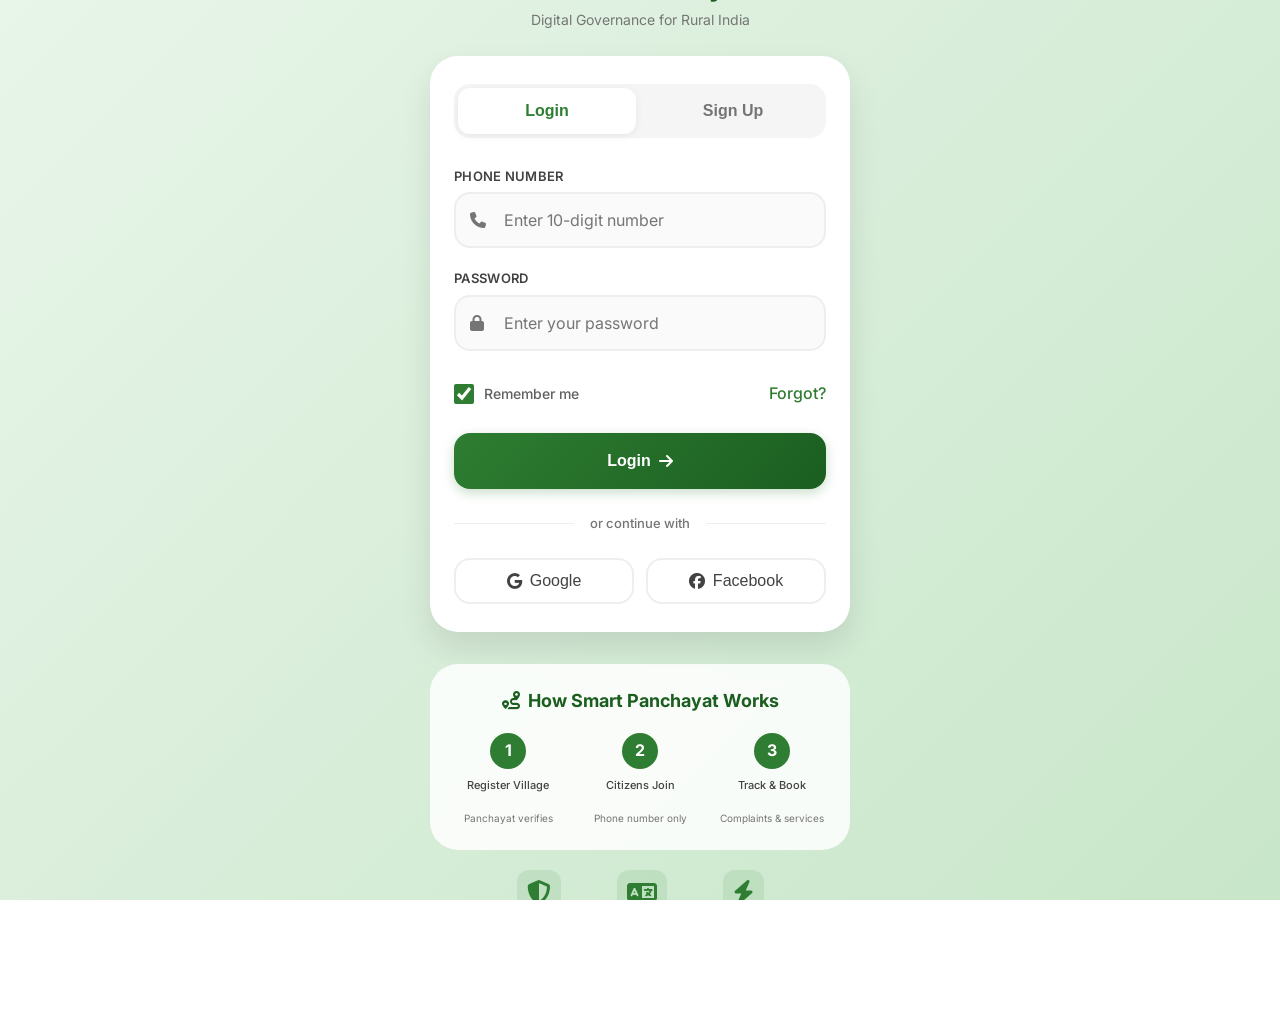
<file: index.html>
<!DOCTYPE html>
<html lang="en">
<head>
    <meta charset="UTF-8">
    <meta name="viewport" content="width=device-width, initial-scale=1.0, maximum-scale=1.0, user-scalable=yes, viewport-fit=cover">
    
    <!-- Enhanced Meta Tags for SEO & Social Sharing -->
    <title>Smart Panchayat — Digital Rural Governance</title>
    <meta name="description" content="Empowering Gram Panchayats with complaint tracking, service marketplace, emergency SOS, and local language support.">
    <meta name="theme-color" content="#2E7D32">
    
    <!-- Open Graph / WhatsApp / LinkedIn Preview -->
    <meta property="og:title" content="Smart Panchayat — Digital Rural Governance">
    <meta property="og:description" content="Complaint tracking, service marketplace, emergency SOS, and vernacular support for rural India.">
    <meta property="og:image" content="https://smartpanchayat-eight.vercel.app/assets/og-image.png">
    <meta property="og:url" content="https://smartpanchayat-eight.vercel.app">
    <meta property="og:type" content="website">
    
    <!-- Twitter Card -->
    <meta name="twitter:card" content="summary_large_image">
    <meta name="twitter:title" content="Smart Panchayat">
    <meta name="twitter:description" content="Digital governance for Gram Panchayats">
    
    <!-- Preload critical assets for faster loading -->
    <link rel="preload" href="https://fonts.googleapis.com/css2?family=Inter:wght@400;500;600;700&display=swap" as="style">
    <link rel="preload" href="https://cdnjs.cloudflare.com/ajax/libs/font-awesome/6.5.1/css/all.min.css" as="style">
    
    <!-- Fonts -->
    <link rel="preconnect" href="https://fonts.googleapis.com">
    <link rel="preconnect" href="https://fonts.gstatic.com" crossorigin>
    <link href="https://fonts.googleapis.com/css2?family=Inter:wght@300;400;500;600;700;800&display=swap" rel="stylesheet">
    
    <!-- Font Awesome -->
    <link rel="stylesheet" href="https://cdnjs.cloudflare.com/ajax/libs/font-awesome/6.5.1/css/all.min.css">
    
    <!-- Custom CSS -->
    <link rel="stylesheet" href="css/styles.css">
    
    <style>
        /* ============================================ */
        /* PROFESSIONAL LOGIN/SIGNUP - MOBILE FIRST */
        /* ============================================ */
        
        * {
            margin: 0;
            padding: 0;
            box-sizing: border-box;
        }
        
        :root {
            --primary: #2E7D32;
            --primary-dark: #1B5E20;
            --primary-light: #4CAF50;
            --accent: #FF6F00;
            --accent-orange: #FF6B35;
            --accent-gold: #FFD700;
            --gray-50: #FAFAFA;
            --gray-100: #F5F5F5;
            --gray-200: #EEEEEE;
            --gray-600: #757575;
            --gray-800: #424242;
            --success: #43A047;
            --error: #E53935;
            --shadow-sm: 0 2px 8px rgba(0,0,0,0.06);
            --shadow-md: 0 8px 24px rgba(0,0,0,0.08);
            --shadow-lg: 0 16px 32px rgba(0,0,0,0.1);
        }
        
        body {
            font-family: 'Inter', sans-serif;
            background: linear-gradient(135deg, #E8F5E9 0%, #C8E6C9 100%);
            min-height: 100vh;
            display: flex;
            align-items: center;
            justify-content: center;
            padding: 16px;
            margin: 0;
        }
        
        /* Main Container */
        .auth-container {
            width: 100%;
            max-width: 420px;
            margin: 0 auto;
            animation: slideUp 0.4s ease-out;
        }
        
        @keyframes slideUp {
            from { opacity: 0; transform: translateY(20px); }
            to { opacity: 1; transform: translateY(0); }
        }
        
        /* Logo Section */
        .logo-section {
            text-align: center;
            margin-bottom: 24px;
            animation: fadeIn 0.6s ease-out;
        }
        
        @keyframes fadeIn {
            from { opacity: 0; }
            to { opacity: 1; }
        }
        
        .logo-icon {
            width: 72px;
            height: 72px;
            background: linear-gradient(135deg, var(--primary), var(--primary-dark));
            border-radius: 20px;
            display: flex;
            align-items: center;
            justify-content: center;
            margin: 0 auto 16px;
            box-shadow: var(--shadow-md);
            transition: transform 0.3s ease;
        }
        
        .logo-icon:hover {
            transform: scale(1.02);
        }
        
        .logo-icon i {
            font-size: 36px;
            color: white;
        }
        
        .logo-section h1 {
            font-size: 28px;
            font-weight: 700;
            color: var(--primary-dark);
            margin-bottom: 6px;
            letter-spacing: -0.5px;
        }
        
        .logo-section p {
            font-size: 14px;
            color: var(--gray-600);
            font-weight: 400;
        }
        
        /* Auth Card */
        .auth-card {
            background: white;
            border-radius: 28px;
            padding: 28px 24px;
            box-shadow: var(--shadow-lg);
            backdrop-filter: blur(10px);
            transition: transform 0.3s ease, box-shadow 0.3s ease;
            animation: cardPop 0.5s ease-out;
        }
        
        @keyframes cardPop {
            0% { opacity: 0; transform: scale(0.95); }
            100% { opacity: 1; transform: scale(1); }
        }
        
        /* Tabs */
        .auth-tabs {
            display: flex;
            gap: 8px;
            margin-bottom: 28px;
            background: var(--gray-100);
            padding: 4px;
            border-radius: 16px;
        }
        
        .auth-tab {
            flex: 1;
            padding: 14px 8px;
            border: none;
            background: transparent;
            font-size: 16px;
            font-weight: 600;
            color: var(--gray-600);
            cursor: pointer;
            border-radius: 12px;
            transition: all 0.25s ease;
        }
        
        .auth-tab.active {
            color: var(--primary);
            background: white;
            box-shadow: var(--shadow-sm);
        }
        
        /* Forms */
        .auth-form {
            display: none;
            animation: formFade 0.3s ease;
        }
        
        .auth-form.active {
            display: block;
        }
        
        @keyframes formFade {
            from { opacity: 0; transform: translateX(-8px); }
            to { opacity: 1; transform: translateX(0); }
        }
        
        /* Input Groups */
        .input-group {
            margin-bottom: 20px;
        }
        
        .input-label {
            display: block;
            font-size: 13px;
            font-weight: 600;
            color: var(--gray-800);
            margin-bottom: 6px;
            text-transform: uppercase;
            letter-spacing: 0.3px;
        }
        
        .input-wrapper {
            position: relative;
        }
        
        .input-wrapper i {
            position: absolute;
            left: 16px;
            top: 50%;
            transform: translateY(-50%);
            color: var(--gray-600);
            font-size: 16px;
            transition: color 0.2s ease;
        }
        
        .input-field {
            width: 100%;
            padding: 16px 16px 16px 48px;
            border: 2px solid var(--gray-200);
            border-radius: 16px;
            font-size: 16px;
            font-family: 'Inter', sans-serif;
            background: var(--gray-50);
            transition: all 0.2s ease;
            outline: none;
        }
        
        .input-field:focus {
            border-color: var(--primary);
            background: white;
            box-shadow: 0 0 0 4px rgba(46, 125, 50, 0.1);
        }
        
        .input-field:focus + i,
        .input-wrapper:focus-within i {
            color: var(--primary);
        }
        
        .input-field.error {
            border-color: var(--error);
            animation: shake 0.3s ease;
        }
        
        @keyframes shake {
            0%, 100% { transform: translateX(0); }
            25% { transform: translateX(-4px); }
            75% { transform: translateX(4px); }
        }
        
        .error-message {
            font-size: 12px;
            color: var(--error);
            margin-top: 6px;
            display: flex;
            align-items: center;
            gap: 4px;
        }
        
        /* Password Strength */
        .password-strength {
            margin-top: 8px;
        }
        
        .strength-bar {
            height: 4px;
            background: var(--gray-200);
            border-radius: 2px;
            overflow: hidden;
            margin-bottom: 4px;
        }
        
        .strength-fill {
            height: 100%;
            width: 0%;
            transition: width 0.3s ease, background 0.3s ease;
            border-radius: 2px;
        }
        
        .strength-text {
            font-size: 12px;
            font-weight: 500;
        }
        
        /* Checkbox */
        .checkbox-wrapper {
            display: flex;
            align-items: center;
            gap: 10px;
            margin: 16px 0;
        }
        
        .checkbox-wrapper input[type="checkbox"] {
            width: 20px;
            height: 20px;
            accent-color: var(--primary);
            cursor: pointer;
        }
        
        .checkbox-wrapper label {
            font-size: 14px;
            color: var(--gray-600);
            cursor: pointer;
        }
        
        .checkbox-wrapper a {
            color: var(--primary);
            text-decoration: none;
            font-weight: 500;
        }
        
        /* Buttons */
        .btn {
            width: 100%;
            padding: 16px;
            border: none;
            border-radius: 16px;
            font-size: 16px;
            font-weight: 600;
            cursor: pointer;
            transition: all 0.2s ease;
            display: flex;
            align-items: center;
            justify-content: center;
            gap: 8px;
        }
        
        .btn-primary {
            background: linear-gradient(135deg, var(--primary), var(--primary-dark));
            color: white;
            box-shadow: 0 4px 12px rgba(46, 125, 50, 0.25);
        }
        
        .btn-primary:hover {
            transform: translateY(-2px);
            box-shadow: 0 6px 16px rgba(46, 125, 50, 0.35);
        }
        
        .btn-primary:active {
            transform: translateY(0);
        }
        
        .btn-primary:disabled {
            opacity: 0.6;
            cursor: not-allowed;
            transform: none;
        }
        
        /* Divider */
        .divider {
            display: flex;
            align-items: center;
            text-align: center;
            margin: 24px 0;
        }
        
        .divider::before,
        .divider::after {
            content: '';
            flex: 1;
            border-bottom: 1px solid var(--gray-200);
        }
        
        .divider span {
            padding: 0 16px;
            font-size: 13px;
            color: var(--gray-600);
            font-weight: 500;
        }
        
        /* Social Login */
        .social-login {
            display: flex;
            gap: 12px;
        }
        
        .social-btn {
            flex: 1;
            padding: 12px;
            border: 2px solid var(--gray-200);
            border-radius: 16px;
            background: white;
            font-size: 14px;
            font-weight: 500;
            color: var(--gray-800);
            cursor: pointer;
            transition: all 0.2s ease;
            display: flex;
            align-items: center;
            justify-content: center;
            gap: 8px;
        }
        
        .social-btn:hover {
            border-color: var(--primary);
            background: var(--gray-50);
        }
        
        /* OTP Section */
        .otp-section {
            margin-top: 20px;
            padding-top: 20px;
            border-top: 1px solid var(--gray-200);
        }
        
        .otp-inputs {
            display: flex;
            gap: 8px;
            justify-content: center;
            margin: 20px 0;
        }
        
        .otp-input {
            width: 48px;
            height: 56px;
            text-align: center;
            font-size: 24px;
            font-weight: 700;
            border: 2px solid var(--gray-200);
            border-radius: 12px;
            background: var(--gray-50);
            transition: all 0.2s ease;
        }
        
        .otp-input:focus {
            border-color: var(--primary);
            background: white;
            outline: none;
            box-shadow: 0 0 0 3px rgba(46, 125, 50, 0.1);
        }
        
        .otp-timer {
            text-align: center;
            font-size: 14px;
            color: var(--gray-600);
            margin-bottom: 16px;
        }
        
        .otp-timer span {
            font-weight: 700;
            color: var(--primary);
        }
        
        .resend-btn {
            background: none;
            border: none;
            color: var(--primary);
            font-weight: 600;
            cursor: pointer;
            padding: 8px;
        }
        
        .resend-btn:disabled {
            color: var(--gray-400);
            cursor: not-allowed;
        }
        
        /* How It Works Section */
        .how-it-works {
            margin-top: 32px;
            padding: 24px 16px;
            background: rgba(255,255,255,0.85);
            border-radius: 28px;
            backdrop-filter: blur(10px);
            animation: fadeUp 0.7s ease-out 0.2s both;
        }
        
        @keyframes fadeUp {
            from { opacity: 0; transform: translateY(15px); }
            to { opacity: 1; transform: translateY(0); }
        }
        
        .how-it-works h3 {
            text-align: center;
            font-size: 18px;
            font-weight: 700;
            color: var(--primary-dark);
            margin-bottom: 20px;
        }
        
        .steps-row {
            display: flex;
            justify-content: space-around;
            gap: 8px;
        }
        
        .step-item {
            text-align: center;
            flex: 1;
            transition: transform 0.2s ease;
        }
        
        .step-item:hover {
            transform: translateY(-3px);
        }
        
        .step-num {
            width: 36px;
            height: 36px;
            background: var(--primary);
            color: white;
            font-size: 16px;
            font-weight: 700;
            border-radius: 50%;
            display: flex;
            align-items: center;
            justify-content: center;
            margin: 0 auto 8px;
        }
        
        .step-item p {
            font-size: 11px;
            font-weight: 500;
            color: var(--gray-800);
        }
        
        .step-item small {
            font-size: 10px;
            color: var(--gray-600);
            display: block;
            margin-top: 2px;
        }
        
        /* Features */
        .features {
            display: flex;
            justify-content: center;
            gap: 32px;
            margin-top: 20px;
            animation: fadeUp 0.7s ease-out 0.3s both;
        }
        
        .feature {
            display: flex;
            flex-direction: column;
            align-items: center;
            gap: 4px;
            transition: transform 0.2s ease;
        }
        
        .feature:hover {
            transform: scale(1.05);
        }
        
        .feature i {
            font-size: 24px;
            color: var(--primary);
            background: rgba(46, 125, 50, 0.1);
            padding: 10px;
            border-radius: 12px;
        }
        
        .feature span {
            font-size: 12px;
            color: var(--gray-600);
        }
        
        /* Auth Footer */
        .auth-footer {
            text-align: center;
            margin-top: 20px;
            font-size: 14px;
            color: var(--gray-600);
            animation: fadeIn 0.8s ease-out 0.4s both;
        }
        
        .auth-footer a {
            color: var(--primary);
            text-decoration: none;
            font-weight: 600;
        }
        
        /* Hidden */
        .hidden {
            display: none !important;
        }
        
        /* Mobile Optimizations */
        @media (max-width: 480px) {
            body {
                padding: 12px;
                align-items: flex-start;
            }
            
            .auth-container {
                margin-top: 10px;
            }
            
            .auth-card {
                padding: 20px 16px;
            }
            
            .logo-icon {
                width: 60px;
                height: 60px;
            }
            
            .logo-section h1 {
                font-size: 24px;
            }
            
            .input-field {
                padding: 14px 14px 14px 44px;
                font-size: 16px;
            }
            
            .btn {
                padding: 14px;
            }
            
            .otp-input {
                width: 42px;
                height: 50px;
                font-size: 20px;
            }
            
            .features {
                gap: 20px;
            }
            
            .how-it-works {
                padding: 16px 12px;
            }
        }
    </style>
</head>
<body>
    <div class="auth-container">
        <!-- Logo -->
        <div class="logo-section">
            <div class="logo-icon">
                <i class="fas fa-tree"></i>
            </div>
            <h1>Smart Panchayat</h1>
            <p>Digital Governance for Rural India</p>
        </div>
        
        <!-- Auth Card -->
        <div class="auth-card">
            <!-- Tabs -->
            <div class="auth-tabs">
                <button class="auth-tab active" data-tab="login">Login</button>
                <button class="auth-tab" data-tab="signup">Sign Up</button>
            </div>
            
            <!-- Login Form -->
            <form id="loginForm" class="auth-form active">
                <div class="input-group">
                    <label class="input-label">Phone Number</label>
                    <div class="input-wrapper">
                        <i class="fas fa-phone"></i>
                        <input type="tel" class="input-field" id="loginPhone" placeholder="Enter 10-digit number" inputmode="numeric" maxlength="10">
                    </div>
                    <div class="error-message hidden" id="loginPhoneError"></div>
                </div>
                
                <div class="input-group">
                    <label class="input-label">Password</label>
                    <div class="input-wrapper">
                        <i class="fas fa-lock"></i>
                        <input type="password" class="input-field" id="loginPassword" placeholder="Enter your password">
                    </div>
                    <div class="error-message hidden" id="loginPasswordError"></div>
                </div>
                
                <div class="checkbox-wrapper">
                    <input type="checkbox" id="rememberMe" checked>
                    <label for="rememberMe">Remember me</label>
                    <a href="#" onclick="showToast('Contact Panchayat Secretary to reset password', 'info'); return false;" style="margin-left: auto;">Forgot?</a>
                </div>
                
                <button type="submit" class="btn btn-primary" id="loginBtn">
                    <span>Login</span>
                    <i class="fas fa-arrow-right"></i>
                </button>
                
                <div class="divider">
                    <span>or continue with</span>
                </div>
                
                <div class="social-login">
                    <button type="button" class="social-btn" onclick="showToast('Google login coming soon!', 'info')">
                        <i class="fab fa-google"></i> Google
                    </button>
                    <button type="button" class="social-btn" onclick="showToast('Facebook login coming soon!', 'info')">
                        <i class="fab fa-facebook"></i> Facebook
                    </button>
                </div>
            </form>
            
            <!-- Signup Form -->
            <form id="signupForm" class="auth-form">
                <div class="input-group">
                    <label class="input-label">Full Name</label>
                    <div class="input-wrapper">
                        <i class="fas fa-user"></i>
                        <input type="text" class="input-field" id="signupName" placeholder="Enter your full name">
                    </div>
                    <div class="error-message hidden" id="signupNameError"></div>
                </div>
                
                <div class="input-group">
                    <label class="input-label">Phone Number</label>
                    <div class="input-wrapper">
                        <i class="fas fa-phone"></i>
                        <input type="tel" class="input-field" id="signupPhone" placeholder="10-digit mobile number" inputmode="numeric" maxlength="10">
                    </div>
                    <div class="error-message hidden" id="signupPhoneError"></div>
                </div>
                
                <div class="input-group">
                    <label class="input-label">Password</label>
                    <div class="input-wrapper">
                        <i class="fas fa-lock"></i>
                        <input type="password" class="input-field" id="signupPassword" placeholder="Create a strong password">
                    </div>
                    <div class="password-strength hidden" id="passwordStrength">
                        <div class="strength-bar">
                            <div class="strength-fill" id="strengthFill"></div>
                        </div>
                        <span class="strength-text" id="strengthText"></span>
                    </div>
                </div>
                
                <div class="input-group">
                    <label class="input-label">Confirm Password</label>
                    <div class="input-wrapper">
                        <i class="fas fa-check-circle"></i>
                        <input type="password" class="input-field" id="signupConfirmPassword" placeholder="Re-enter your password">
                    </div>
                    <div class="error-message hidden" id="signupConfirmError"></div>
                </div>
                
                <div class="input-group">
                    <label class="input-label">Occupation</label>
                    <div class="input-wrapper">
                        <i class="fas fa-briefcase"></i>
                        <select class="input-field" id="signupOccupation">
                            <option value="">Select occupation</option>
                            <option value="farmer">🌾 Farmer</option>
                            <option value="teacher">📚 Teacher</option>
                            <option value="business">💼 Business</option>
                            <option value="student">🎓 Student</option>
                            <option value="service">🔧 Service Provider</option>
                            <option value="other">📌 Other</option>
                        </select>
                    </div>
                </div>
                
                <div class="checkbox-wrapper">
                    <input type="checkbox" id="termsCheck">
                    <label for="termsCheck">I agree to the <a href="#" onclick="showToast('Terms of Service', 'info'); return false;">Terms</a> and <a href="#" onclick="showToast('Privacy Policy', 'info'); return false;">Privacy Policy</a></label>
                </div>
                
                <button type="submit" class="btn btn-primary" id="signupBtn">
                    <span>Create Account</span>
                    <i class="fas fa-user-plus"></i>
                </button>
                
                <!-- OTP Section -->
                <div class="otp-section hidden" id="otpSection">
                    <p style="text-align: center; font-size: 14px; color: var(--gray-600); margin-bottom: 16px;">
                        <i class="fas fa-shield-alt"></i> 
                        Enter the 6-digit code sent to your phone
                    </p>
                    
                    <div class="otp-inputs">
                        <input type="text" class="otp-input" maxlength="1" pattern="[0-9]">
                        <input type="text" class="otp-input" maxlength="1" pattern="[0-9]">
                        <input type="text" class="otp-input" maxlength="1" pattern="[0-9]">
                        <input type="text" class="otp-input" maxlength="1" pattern="[0-9]">
                        <input type="text" class="otp-input" maxlength="1" pattern="[0-9]">
                        <input type="text" class="otp-input" maxlength="1" pattern="[0-9]">
                    </div>
                    
                    <div class="otp-timer">
                        Resend code in <span id="otpTimer">02:00</span>
                        <button class="resend-btn" id="resendOtpBtn" disabled>Resend</button>
                    </div>
                    
                    <button type="button" class="btn btn-primary" id="verifyOtpBtn">
                        <span>Verify & Continue</span>
                        <i class="fas fa-check"></i>
                    </button>
                </div>
            </form>
        </div>
        
        <!-- How It Works Section -->
        <div class="how-it-works">
            <h3><i class="fas fa-route" style="margin-right: 8px;"></i>How Smart Panchayat Works</h3>
            <div class="steps-row">
                <div class="step-item">
                    <div class="step-num">1</div>
                    <p>Register Village</p>
                    <small>Panchayat verifies</small>
                </div>
                <div class="step-item">
                    <div class="step-num">2</div>
                    <p>Citizens Join</p>
                    <small>Phone number only</small>
                </div>
                <div class="step-item">
                    <div class="step-num">3</div>
                    <p>Track & Book</p>
                    <small>Complaints & services</small>
                </div>
            </div>
        </div>
        
        <!-- Features -->
        <div class="features">
            <div class="feature">
                <i class="fas fa-shield-alt"></i>
                <span>Secure</span>
            </div>
            <div class="feature">
                <i class="fas fa-language"></i>
                <span>हिन्दी • اردو • ਪੰਜਾਬੀ</span>
            </div>
            <div class="feature">
                <i class="fas fa-bolt"></i>
                <span>Fast</span>
            </div>
        </div>
        
        <!-- Footer -->
        <div class="auth-footer">
            <p>By continuing, you agree to our <a href="#" onclick="showToast('Terms of Service', 'info'); return false;">Terms</a> • Made for Rural India 🇮🇳</p>
        </div>
    </div>
    
    <!-- Toast Container -->
    <div id="toastContainer" class="toast-container"></div>
    
    <script src="js/utils.js"></script>
    <script src="js/auth.js"></script>
    
    <script>
        // Smooth tab switching
        document.querySelectorAll('.auth-tab').forEach(tab => {
            tab.addEventListener('click', function() {
                document.querySelectorAll('.auth-tab').forEach(t => t.classList.remove('active'));
                this.classList.add('active');
                
                const tabName = this.dataset.tab;
                document.getElementById('loginForm').classList.toggle('active', tabName === 'login');
                document.getElementById('signupForm').classList.toggle('active', tabName === 'signup');
            });
        });
        
        // Password strength indicator
        const passwordInput = document.getElementById('signupPassword');
        const strengthFill = document.getElementById('strengthFill');
        const strengthText = document.getElementById('strengthText');
        const strengthDiv = document.getElementById('passwordStrength');
        
        passwordInput?.addEventListener('input', function() {
            const val = this.value;
            if (val.length > 0) {
                strengthDiv.classList.remove('hidden');
                
                let strength = 0;
                if (val.length >= 6) strength++;
                if (/[a-z]/.test(val) && /[A-Z]/.test(val)) strength++;
                if (/[0-9]/.test(val)) strength++;
                if (/[^a-zA-Z0-9]/.test(val)) strength++;
                
                const percent = (strength / 4) * 100;
                strengthFill.style.width = percent + '%';
                
                if (strength <= 1) {
                    strengthFill.style.background = '#E53935';
                    strengthText.textContent = 'Weak';
                } else if (strength === 2) {
                    strengthFill.style.background = '#FFA000';
                    strengthText.textContent = 'Fair';
                } else if (strength === 3) {
                    strengthFill.style.background = '#4CAF50';
                    strengthText.textContent = 'Good';
                } else {
                    strengthFill.style.background = '#2E7D32';
                    strengthText.textContent = 'Strong';
                }
            } else {
                strengthDiv.classList.add('hidden');
            }
        });
        
        // OTP input auto-focus
        const otpInputs = document.querySelectorAll('.otp-input');
        otpInputs.forEach((input, index) => {
            input.addEventListener('input', function() {
                if (this.value.length === 1 && index < otpInputs.length - 1) {
                    otpInputs[index + 1].focus();
                }
            });
            
            input.addEventListener('keydown', function(e) {
                if (e.key === 'Backspace' && !this.value && index > 0) {
                    otpInputs[index - 1].focus();
                }
            });
        });
        
        console.log('✅ Smart Panchayat Auth Ready');
    </script>
</body>
</html>
</file>
<file: css/styles.css>
/* ============================================
   SMART PANCHAYAT SYSTEM - COMPLETE STYLESHEET
   Enhanced: Badges, Notifications, Clean UI
   ============================================ */

/* ---------- CSS RESET & VARIABLES ---------- */
* {
    margin: 0;
    padding: 0;
    box-sizing: border-box;
}

:root {
    /* Primary Colors */
    --primary-green: #2E7D32;
    --primary-green-light: #4CAF50;
    --primary-green-dark: #1B5E20;
    --accent-orange: #FF6F00;
    --accent-red: #D32F2F;
    --accent-blue: #1976D2;
    
    /* Neutral Colors */
    --gray-50: #FAFAFA;
    --gray-100: #F5F5F5;
    --gray-200: #EEEEEE;
    --gray-300: #E0E0E0;
    --gray-400: #BDBDBD;
    --gray-500: #9E9E9E;
    --gray-600: #757575;
    --gray-700: #616161;
    --gray-800: #424242;
    --gray-900: #212121;
    
    /* Functional Colors */
    --success: #43A047;
    --warning: #FFA000;
    --error: #E53935;
    --info: #1E88E5;
    
    /* Emergency Theme */
    --emergency-bg: linear-gradient(135deg, #B71C1C 0%, #D32F2F 100%);
    --emergency-pulse: rgba(211, 47, 47, 0.6);
    
    /* Spacing */
    --space-xs: 4px;
    --space-sm: 8px;
    --space-md: 16px;
    --space-lg: 24px;
    --space-xl: 32px;
    --space-2xl: 48px;
    
    /* Border Radius */
    --radius-sm: 4px;
    --radius-md: 8px;
    --radius-lg: 12px;
    --radius-xl: 20px;
    --radius-full: 9999px;
    
    /* Shadows */
    --shadow-sm: 0 1px 2px 0 rgba(0, 0, 0, 0.05);
    --shadow-md: 0 4px 6px -1px rgba(0, 0, 0, 0.1);
    --shadow-lg: 0 10px 15px -3px rgba(0, 0, 0, 0.1);
    --shadow-xl: 0 20px 25px -5px rgba(0, 0, 0, 0.1);
    --shadow-2xl: 0 25px 50px -12px rgba(0, 0, 0, 0.25);
    
    /* Transitions */
    --transition-fast: 150ms ease;
    --transition-base: 250ms ease;
    --transition-slow: 350ms ease;
    
    /* Fonts */
    --font-sans: 'Inter', -apple-system, BlinkMacSystemFont, 'Segoe UI', Roboto, sans-serif;
    --font-display: 'Poppins', var(--font-sans);
}
/* ============ CRITICAL MOBILE FIX ============ */
* {
    box-sizing: border-box !important;
}

html {
    width: 100% !important;
    overflow-x: hidden !important;
    overflow-y: auto !important;
}

body {
    width: 100% !important;
    max-width: 100vw !important;
    overflow-x: hidden !important;
    overflow-y: auto !important;
    position: relative !important;
}

#app, .dashboard-layout, .main-feed, .container {
    width: 100% !important;
    max-width: 100% !important;
    overflow-x: hidden !important;
}

/* Ensure scrolling works */
html, body {
    height: auto !important;
    min-height: 100vh !important;
}
/* ---------- BASE STYLES ---------- */
html {
    font-size: 16px;
    -webkit-font-smoothing: antialiased;
    -moz-osx-font-smoothing: grayscale;
    scroll-behavior: smooth;
}

body {
    font-family: var(--font-sans);
    background-color: var(--gray-50);
    color: var(--gray-900);
    line-height: 1.6;
    min-height: 100vh;
    overflow-x: hidden;
}

/* ---------- TYPOGRAPHY ---------- */
h1, .h1 {
    font-size: clamp(1.75rem, 5vw, 2.5rem);
    font-weight: 700;
    line-height: 1.2;
    letter-spacing: -0.02em;
    font-family: var(--font-display);
    margin-bottom: var(--space-md);
}

h2, .h2 {
    font-size: clamp(1.5rem, 4vw, 2rem);
    font-weight: 600;
    line-height: 1.3;
    letter-spacing: -0.01em;
    font-family: var(--font-display);
    margin-bottom: var(--space-md);
}

h3, .h3 {
    font-size: clamp(1.25rem, 3vw, 1.5rem);
    font-weight: 600;
    line-height: 1.4;
    margin-bottom: var(--space-sm);
}

h4 {
    font-size: 1.125rem;
    font-weight: 600;
    line-height: 1.4;
    margin-bottom: var(--space-sm);
}

p {
    margin-bottom: var(--space-md);
    color: var(--gray-700);
}

a {
    color: inherit;
    text-decoration: none;
}

/* ---------- UTILITY CLASSES ---------- */
.container {
    width: 100%;
    max-width: 1200px;
    margin-left: auto;
    margin-right: auto;
    padding-left: var(--space-md);
    padding-right: var(--space-md);
}

.flex { display: flex; }
.inline-flex { display: inline-flex; }
.flex-col { flex-direction: column; }
.flex-1 { flex: 1; }
.items-center { align-items: center; }
.justify-between { justify-content: space-between; }
.gap-sm { gap: var(--space-sm); }
.gap-md { gap: var(--space-md); }
.gap-lg { gap: var(--space-lg); }
.grid { display: grid; }
.text-center { text-align: center; }
.text-sm { font-size: 0.875rem; }
.text-gray-500 { color: var(--gray-500); }
.text-gray-600 { color: var(--gray-600); }
.font-medium { font-weight: 500; }
.font-bold { font-weight: 700; }
.mt-md { margin-top: var(--space-md); }
.mb-sm { margin-bottom: var(--space-sm); }
.p-md { padding: var(--space-md); }
.p-xl { padding: var(--space-xl); }
.w-full { width: 100%; }

/* ---------- BUTTONS ---------- */
.btn {
    display: inline-flex;
    align-items: center;
    justify-content: center;
    gap: var(--space-sm);
    padding: 10px 20px;
    border-radius: var(--radius-md);
    font-weight: 500;
    font-size: 1rem;
    line-height: 1.5;
    cursor: pointer;
    border: none;
    transition: all var(--transition-base);
    white-space: nowrap;
    background: transparent;
}

.btn:active { transform: scale(0.98); }
.btn:disabled { opacity: 0.6; cursor: not-allowed; }

.btn-primary {
    background: var(--primary-green);
    color: white;
    box-shadow: var(--shadow-md);
}

.btn-primary:hover:not(:disabled) {
    background: var(--primary-green-dark);
    box-shadow: var(--shadow-lg);
}

.btn-outline {
    background: transparent;
    color: var(--gray-700);
    border: 1px solid var(--gray-300);
}

.btn-outline:hover:not(:disabled) {
    background: var(--gray-100);
    border-color: var(--gray-400);
}

.btn-danger {
    background: var(--error);
    color: white;
}

.btn-success {
    background: var(--success);
    color: white;
}

.btn-sm {
    padding: 6px 12px;
    font-size: 0.875rem;
}

.btn-block { width: 100%; }
.btn-icon {
    padding: var(--space-sm);
    border-radius: var(--radius-full);
    aspect-ratio: 1;
}

/* ---------- EMERGENCY BUTTON - FIXED ---------- */
.btn-emergency {
    background: linear-gradient(135deg, #C62828 0%, #D32F2F 100%);
    color: white !important;
    font-weight: 700;
    text-transform: uppercase;
    letter-spacing: 1px;
    padding: 10px 18px;
    border-radius: var(--radius-md);
    border: none;
    box-shadow: 0 3px 10px rgba(211, 47, 47, 0.3), 0 0 0 0 rgba(211, 47, 47, 0.4);
    animation: emergency-pulse 2s infinite;
    position: relative;
    overflow: hidden;
    transition: all 0.2s ease;
    cursor: pointer;
    font-size: 0.9rem;
}

.btn-emergency i {
    margin-right: 6px;
    animation: shake 2s infinite;
    color: white;
}

.btn-emergency:hover {
    transform: scale(1.02);
    box-shadow: 0 4px 12px rgba(211, 47, 47, 0.5), 0 0 0 6px rgba(211, 47, 47, 0.1);
    letter-spacing: 1.5px;
}

.btn-emergency:active {
    transform: scale(0.98);
}

@keyframes emergency-pulse {
    0% {
        box-shadow: 0 3px 10px rgba(211, 47, 47, 0.3), 0 0 0 0 rgba(211, 47, 47, 0.4);
    }
    50% {
        box-shadow: 0 3px 10px rgba(211, 47, 47, 0.5), 0 0 0 8px rgba(211, 47, 47, 0);
    }
    100% {
        box-shadow: 0 3px 10px rgba(211, 47, 47, 0.3), 0 0 0 0 rgba(211, 47, 47, 0);
    }
}

@keyframes shake {
    0%, 100% { transform: rotate(0deg); }
    5% { transform: rotate(-10deg); }
    10% { transform: rotate(10deg); }
    15% { transform: rotate(-5deg); }
    20% { transform: rotate(0deg); }
}

/* Large Emergency Button (for sidebar) */
.emergency-btn-large {
    width: 100%;
    padding: 12px 20px;
    font-size: 1rem;
    font-weight: 700;
    margin: var(--space-md) 0;
    background: linear-gradient(135deg, #C62828 0%, #D32F2F 100%);
    color: white !important;
    border: none;
    border-radius: var(--radius-md);
    cursor: pointer;
    box-shadow: 0 3px 10px rgba(211, 47, 47, 0.3);
    animation: emergency-pulse 2s infinite;
    transition: all 0.2s ease;
    text-transform: uppercase;
    letter-spacing: 1px;
}

.emergency-btn-large i {
    margin-right: 8px;
    animation: shake 2s infinite;
    color: white;
}

.emergency-btn-large:hover {
    transform: scale(1.01);
    box-shadow: 0 4px 12px rgba(211, 47, 47, 0.5);
    letter-spacing: 1.5px;
}

/* Emergency Banner */
.emergency-banner {
    background: linear-gradient(135deg, #C62828 0%, #D32F2F 100%);
    color: white;
    padding: 12px 18px;
    border-radius: var(--radius-md);
    margin-bottom: var(--space-lg);
    display: flex;
    align-items: center;
    justify-content: space-between;
    box-shadow: 0 3px 10px rgba(211, 47, 47, 0.3);
    animation: slideDown 0.3s ease;
}

.emergency-banner-content {
    display: flex;
    align-items: center;
    gap: var(--space-md);
}

.emergency-banner-content i {
    font-size: 1.5rem;
    animation: shake 2s infinite;
}

.emergency-banner-close {
    background: rgba(255, 255, 255, 0.2);
    border: none;
    color: white;
    cursor: pointer;
    padding: 6px 10px;
    border-radius: var(--radius-sm);
    font-size: 0.9rem;
    transition: background 0.2s;
}

.emergency-banner-close:hover {
    background: rgba(255, 255, 255, 0.3);
}

@keyframes slideDown {
    from {
        opacity: 0;
        transform: translateY(-15px);
    }
    to {
        opacity: 1;
        transform: translateY(0);
    }
}
/* ---------- CARDS ---------- */
.card {
    background: white;
    border-radius: var(--radius-lg);
    padding: var(--space-lg);
    box-shadow: var(--shadow-md);
    border: 1px solid var(--gray-200);
}

/* ---------- FORMS ---------- */
.form-group { margin-bottom: var(--space-lg); }
.form-label {
    display: block;
    margin-bottom: var(--space-xs);
    font-weight: 500;
    color: var(--gray-800);
}

.form-input {
    width: 100%;
    padding: 12px 16px;
    border: 2px solid var(--gray-300);
    border-radius: var(--radius-md);
    font-size: 1rem;
    font-family: var(--font-sans);
    background: white;
    color: var(--gray-900);
    transition: all var(--transition-fast);
}

.form-input:focus {
    outline: none;
    border-color: var(--primary-green);
    box-shadow: 0 0 0 3px rgba(46, 125, 50, 0.1);
}

select.form-input {
    appearance: none;
    background-image: url("data:image/svg+xml,%3Csvg xmlns='http://www.w3.org/2000/svg' width='16' height='16' viewBox='0 0 24 24' fill='none' stroke='%23616161' stroke-width='2' stroke-linecap='round' stroke-linejoin='round'%3E%3Cpolyline points='6 9 12 15 18 9'%3E%3C/polyline%3E%3C/svg%3E");
    background-repeat: no-repeat;
    background-position: right 12px center;
    background-size: 16px;
    padding-right: 40px;
}

textarea.form-input {
    resize: vertical;
    min-height: 100px;
}

input[type="checkbox"] {
    width: 18px;
    height: 18px;
    accent-color: var(--primary-green);
    cursor: pointer;
}

/* ---------- AVATARS ---------- */
.avatar {
    width: 40px;
    height: 40px;
    border-radius: var(--radius-full);
    object-fit: cover;
    background: var(--primary-green);
    display: flex;
    align-items: center;
    justify-content: center;
    font-weight: 600;
    color: white;
    flex-shrink: 0;
}

.avatar-sm { width: 32px; height: 32px; font-size: 0.875rem; }
.avatar-md { width: 48px; height: 48px; font-size: 1.125rem; }
.avatar-lg { width: 64px; height: 64px; font-size: 1.5rem; }

/* ---------- BADGES (Labels) ---------- */
.badge {
    display: inline-flex;
    align-items: center;
    gap: 4px;
    padding: 4px 10px;
    border-radius: var(--radius-full);
    font-size: 0.7rem;
    font-weight: 600;
    text-transform: uppercase;
    letter-spacing: 0.3px;
    white-space: nowrap;
}

.badge-success { background: rgba(67, 160, 71, 0.12); color: var(--success); }
.badge-warning { background: rgba(255, 160, 0, 0.12); color: var(--warning); }
.badge-error { background: rgba(229, 57, 53, 0.12); color: var(--error); }
.badge-info { background: rgba(30, 136, 229, 0.12); color: var(--info); }

/* ---------- NAVIGATION ---------- */
.navbar {
    background: white;
    border-bottom: 1px solid var(--gray-200);
    padding: 12px 0;
    position: sticky;
    top: 0;
    z-index: 100;
}

.navbar-container {
    display: flex;
    align-items: center;
    justify-content: space-between;
}

.navbar-brand {
    font-size: 1.5rem;
    font-weight: 700;
    color: var(--primary-green);
    display: flex;
    align-items: center;
    gap: var(--space-sm);
}

/* ---------- BOTTOM NAVIGATION - CLEAN ---------- */
.mobile-nav {
    position: fixed;
    bottom: 0;
    left: 0;
    right: 0;
    background: white;
    border-top: 1px solid var(--gray-200);
    padding: 6px 12px;
    padding-bottom: max(6px, env(safe-area-inset-bottom));
    z-index: 100;
    box-shadow: 0 -1px 3px rgba(0, 0, 0, 0.05);
}

.mobile-nav-menu {
    display: flex;
    justify-content: space-around;
    align-items: center;
    list-style: none;
    max-width: 400px;
    margin: 0 auto;
}

.mobile-nav-item {
    display: flex;
    flex-direction: column;
    align-items: center;
    gap: 3px;
    color: var(--gray-500);
    text-decoration: none;
    font-size: 0.7rem;
    font-weight: 500;
    transition: color 0.2s;
    padding: 4px 0;
}

.mobile-nav-item i {
    font-size: 1.4rem;
}

.mobile-nav-item.active {
    color: var(--primary-green);
}

.mobile-nav-item.emergency-nav i {
    color: var(--error);
}

@media (min-width: 769px) {
    .mobile-nav {
        display: none !important;
    }
}

/* ---------- MODALS ---------- */
.modal-overlay {
    position: fixed;
    top: 0;
    left: 0;
    right: 0;
    bottom: 0;
    background: rgba(0, 0, 0, 0.5);
    backdrop-filter: blur(4px);
    display: flex;
    align-items: center;
    justify-content: center;
    z-index: 1000;
    animation: fadeIn 0.3s ease;
}

.modal {
    background: white;
    border-radius: var(--radius-xl);
    padding: var(--space-xl);
    max-width: 500px;
    width: 90%;
    max-height: 90vh;
    overflow-y: auto;
    box-shadow: var(--shadow-2xl);
}

@keyframes fadeIn {
    from { opacity: 0; }
    to { opacity: 1; }
}

.modal-header {
    display: flex;
    justify-content: space-between;
    align-items: center;
    margin-bottom: var(--space-lg);
}

.modal-title {
    font-size: 1.5rem;
    font-weight: 600;
}

.modal-close {
    background: none;
    border: none;
    font-size: 1.5rem;
    cursor: pointer;
    color: var(--gray-500);
}

.modal-close:hover { color: var(--gray-900); }

/* ---------- TOAST NOTIFICATIONS ---------- */
.toast-container {
    position: fixed;
    top: 20px;
    right: 20px;
    z-index: 9999;
    display: flex;
    flex-direction: column;
    gap: 10px;
    max-width: 350px;
}

.toast {
    background: white;
    border-radius: var(--radius-md);
    padding: 16px 20px;
    box-shadow: var(--shadow-lg);
    display: flex;
    align-items: center;
    gap: 12px;
    animation: slideInRight 0.3s ease;
    border-left: 4px solid var(--primary-green);
}

.toast-success { border-left-color: var(--success); }
.toast-error { border-left-color: var(--error); }
.toast-warning { border-left-color: var(--warning); }

@keyframes slideInRight {
    from { transform: translateX(100%); opacity: 0; }
    to { transform: translateX(0); opacity: 1; }
}

/* ---------- DROPDOWN ---------- */
.dropdown { position: relative; }
.dropdown-menu {
    position: absolute;
    top: 100%;
    right: 0;
    margin-top: 8px;
    background: white;
    border-radius: var(--radius-md);
    box-shadow: var(--shadow-lg);
    border: 1px solid var(--gray-200);
    min-width: 200px;
    z-index: 200;
    overflow: hidden;
}

.dropdown-item {
    display: flex;
    align-items: center;
    gap: 12px;
    padding: 12px 16px;
    color: var(--gray-700);
    cursor: pointer;
}

.dropdown-item:hover { background: var(--gray-100); }

/* ---------- ALERTS ---------- */
.alert {
    padding: 16px;
    border-radius: var(--radius-md);
    display: flex;
    align-items: flex-start;
    gap: 12px;
    margin-bottom: var(--space-md);
}

.alert-info {
    background: rgba(30, 136, 229, 0.1);
    color: var(--info);
    border: 1px solid rgba(30, 136, 229, 0.2);
}

.alert-error {
    background: rgba(229, 57, 53, 0.1);
    color: var(--error);
    border: 1px solid rgba(229, 57, 53, 0.2);
}

/* ---------- SKELETON LOADING ---------- */
.skeleton {
    background: linear-gradient(90deg, var(--gray-200) 25%, var(--gray-300) 50%, var(--gray-200) 75%);
    background-size: 200% 100%;
    animation: loading 1.5s infinite;
    border-radius: var(--radius-md);
}

@keyframes loading {
    0% { background-position: 200% 0; }
    100% { background-position: -200% 0; }
}

.skeleton-text { height: 16px; margin-bottom: 8px; }
.skeleton-title { height: 24px; width: 60%; margin-bottom: 16px; }
.skeleton-avatar { width: 40px; height: 40px; border-radius: var(--radius-full); }

/* ---------- DASHBOARD LAYOUT ---------- */
.dashboard-layout {
    display: grid;
    grid-template-columns: 280px 1fr 320px;
    gap: var(--space-lg);
    min-height: calc(100vh - 80px);
    margin-top: var(--space-lg);
}

.sidebar {
    position: sticky;
    top: 80px;
    height: fit-content;
    max-height: calc(100vh - 100px);
    overflow-y: auto;
}

.main-feed { min-height: 100vh; }

.right-sidebar {
    position: sticky;
    top: 80px;
    height: fit-content;
    max-height: calc(100vh - 100px);
    overflow-y: auto;
}

@media (max-width: 1024px) {
    .dashboard-layout { grid-template-columns: 1fr; }
    .sidebar, .right-sidebar { display: none; }
}

/* ---------- SIDEBAR ---------- */
.sidebar-card {
    background: white;
    border-radius: var(--radius-lg);
    padding: var(--space-lg);
    border: 1px solid var(--gray-200);
    margin-bottom: var(--space-md);
}

.user-profile-card { text-align: center; }

.user-avatar-large {
    width: 100px;
    height: 100px;
    margin: 0 auto var(--space-md);
    border-radius: var(--radius-full);
    border: 3px solid var(--primary-green);
    padding: 3px;
    background: var(--primary-green);
    display: flex;
    align-items: center;
    justify-content: center;
    color: white;
    font-size: 2rem;
    font-weight: 600;
}

.user-stats {
    display: flex;
    justify-content: space-around;
    margin: var(--space-md) 0;
    padding: var(--space-md) 0;
    border-top: 1px solid var(--gray-200);
    border-bottom: 1px solid var(--gray-200);
}

.stat-item { text-align: center; }
.stat-value { font-size: 1.25rem; font-weight: 700; color: var(--primary-green); }
.stat-label { font-size: 0.75rem; color: var(--gray-600); }

.sidebar-nav { list-style: none; }
.sidebar-nav-item { margin-bottom: var(--space-xs); }

.sidebar-nav-link {
    display: flex;
    align-items: center;
    gap: var(--space-md);
    padding: var(--space-md);
    color: var(--gray-700);
    text-decoration: none;
    border-radius: var(--radius-md);
    transition: all var(--transition-fast);
}

.sidebar-nav-link i { width: 24px; text-align: center; }
.sidebar-nav-link:hover { background: var(--gray-100); color: var(--primary-green); }
.sidebar-nav-link.active { background: var(--primary-green); color: white; }

/* ---------- POST CARD ---------- */
.post-card {
    background: white;
    border-radius: var(--radius-lg);
    padding: var(--space-lg);
    margin-bottom: var(--space-md);
    box-shadow: var(--shadow-sm);
    border: 1px solid var(--gray-200);
}

.post-header {
    display: flex;
    align-items: center;
    gap: var(--space-md);
    margin-bottom: var(--space-md);
}

.post-author-info { flex: 1; }
.post-author-name {
    font-weight: 600;
    color: var(--gray-900);
    display: flex;
    align-items: center;
    gap: var(--space-xs);
    flex-wrap: wrap;
}

.post-time { font-size: 0.875rem; color: var(--gray-500); }
.post-title { font-size: 1.25rem; font-weight: 600; margin-bottom: var(--space-sm); }
.post-description { color: var(--gray-700); margin-bottom: var(--space-md); line-height: 1.6; }
.post-image { width: 100%; border-radius: var(--radius-md); max-height: 400px; object-fit: cover; }

.post-actions {
    display: flex;
    gap: var(--space-lg);
    padding-top: var(--space-md);
    border-top: 1px solid var(--gray-200);
}

.post-action-btn {
    display: flex;
    align-items: center;
    gap: var(--space-xs);
    color: var(--gray-600);
    background: none;
    border: none;
    cursor: pointer;
    padding: var(--space-xs) var(--space-sm);
    border-radius: var(--radius-md);
    font-size: 1rem;
}

.post-action-btn:hover { background: var(--gray-100); }
.post-action-btn.active { color: var(--primary-green); }

/* ---------- CREATE POST ---------- */
.create-post-card {
    background: white;
    border-radius: var(--radius-lg);
    padding: var(--space-lg);
    border: 1px solid var(--gray-200);
    margin-bottom: var(--space-lg);
}

.create-post-input {
    display: flex;
    gap: var(--space-md);
    align-items: center;
}

.create-post-input input {
    flex: 1;
    padding: var(--space-md);
    border: 1px solid var(--gray-300);
    border-radius: var(--radius-full);
    background: var(--gray-100);
    font-size: 1rem;
    cursor: pointer;
}

.create-post-actions {
    display: flex;
    gap: var(--space-md);
    margin-top: var(--space-md);
    padding-top: var(--space-md);
    border-top: 1px solid var(--gray-200);
}

.post-action {
    display: flex;
    align-items: center;
    gap: var(--space-sm);
    padding: var(--space-sm) var(--space-md);
    border-radius: var(--radius-full);
    background: var(--gray-100);
    color: var(--gray-700);
    cursor: pointer;
}

.post-action:hover { background: var(--gray-200); }

/* ---------- FEED FILTERS ---------- */
.feed-filters {
    display: flex;
    gap: var(--space-sm);
    margin-bottom: var(--space-lg);
    border-bottom: 1px solid var(--gray-200);
    padding-bottom: var(--space-md);
    flex-wrap: wrap;
}

.filter-tab {
    padding: var(--space-sm) var(--space-lg);
    border-radius: var(--radius-full);
    background: var(--gray-100);
    color: var(--gray-700);
    cursor: pointer;
    font-weight: 500;
}

.filter-tab:hover { background: var(--gray-200); }
.filter-tab.active { background: var(--primary-green); color: white; }

.feed-header {
    display: flex;
    justify-content: space-between;
    align-items: center;
    margin-bottom: var(--space-lg);
}

/* ---------- EMERGENCY ---------- */
.emergency-card {
    background: var(--emergency-bg);
    color: white;
    border-radius: var(--radius-lg);
    padding: var(--space-lg);
    margin-bottom: var(--space-lg);
}

.emergency-banner {
    background: var(--emergency-bg);
    color: white;
    padding: var(--space-md);
    border-radius: var(--radius-md);
    margin-bottom: var(--space-lg);
    display: flex;
    align-items: center;
    justify-content: space-between;
}

.emergency-banner-content {
    display: flex;
    align-items: center;
    gap: var(--space-md);
}

.emergency-banner-close {
    background: none;
    border: none;
    color: white;
    cursor: pointer;
    font-size: 1.25rem;
}

/* ---------- NOTIFICATION DROPDOWN - ENHANCED ---------- */
.notification-dropdown {
    position: absolute;
    top: 65px;
    right: 20px;
    width: 400px;
    max-height: 520px;
    background: white;
    border-radius: 20px;
    box-shadow: 0 20px 40px rgba(0, 0, 0, 0.12), 0 8px 20px rgba(0, 0, 0, 0.08);
    z-index: 1000;
    overflow: hidden;
    border: 1px solid var(--gray-200);
    animation: slideDown 0.25s ease;
}

@keyframes slideDown {
    from {
        opacity: 0;
        transform: translateY(-15px);
    }
    to {
        opacity: 1;
        transform: translateY(0);
    }
}

.notification-header {
    display: flex;
    justify-content: space-between;
    align-items: center;
    padding: 18px 22px;
    border-bottom: 1px solid var(--gray-200);
    background: linear-gradient(to bottom, white, var(--gray-50));
}

.notification-header h4 {
    margin: 0;
    font-size: 1.1rem;
    font-weight: 700;
    color: var(--gray-800);
    display: flex;
    align-items: center;
    gap: 8px;
}

.notification-header h4 i {
    color: var(--primary-green);
    font-size: 1.2rem;
}

.notification-header .btn {
    padding: 6px 12px;
    font-size: 0.75rem;
    border-radius: 20px;
    transition: all 0.2s;
}

.notification-header .btn:hover {
    background: var(--primary-green);
    color: white;
    border-color: var(--primary-green);
}

.notification-list {
    max-height: 420px;
    overflow-y: auto;
    scrollbar-width: thin;
    scrollbar-color: var(--gray-400) var(--gray-100);
}

.notification-list::-webkit-scrollbar {
    width: 5px;
}

.notification-list::-webkit-scrollbar-track {
    background: var(--gray-100);
}

.notification-list::-webkit-scrollbar-thumb {
    background: var(--gray-400);
    border-radius: 10px;
}

.notification-item {
    display: flex;
    align-items: flex-start;
    gap: 16px;
    padding: 18px 22px;
    border-bottom: 1px solid var(--gray-100);
    cursor: pointer;
    transition: all 0.2s ease;
    position: relative;
}

.notification-item:hover {
    background: linear-gradient(to right, var(--gray-50), white);
}

.notification-item.unread {
    background: linear-gradient(135deg, rgba(46, 125, 50, 0.06), rgba(46, 125, 50, 0.02));
    border-left: 3px solid var(--primary-green);
}

.notification-item.unread:hover {
    background: linear-gradient(135deg, rgba(46, 125, 50, 0.1), rgba(46, 125, 50, 0.04));
}

.notification-icon {
    font-size: 1.8rem;
    flex-shrink: 0;
    width: 40px;
    height: 40px;
    display: flex;
    align-items: center;
    justify-content: center;
    background: var(--gray-50);
    border-radius: 12px;
    transition: transform 0.2s;
}

.notification-item:hover .notification-icon {
    transform: scale(1.05);
}

.notification-content {
    flex: 1;
    min-width: 0;
}

.notification-title {
    font-weight: 700;
    font-size: 0.95rem;
    color: var(--gray-900);
    margin-bottom: 4px;
    display: flex;
    align-items: center;
    gap: 6px;
}

.notification-message {
    font-size: 0.85rem;
    color: var(--gray-600);
    line-height: 1.4;
    display: -webkit-box;
    -webkit-line-clamp: 2;
    -webkit-box-orient: vertical;
    overflow: hidden;
}

.notification-time {
    font-size: 0.7rem;
    color: var(--gray-500);
    margin-top: 8px;
    display: flex;
    align-items: center;
    gap: 4px;
}

.notification-time i {
    font-size: 0.65rem;
}

.unread-dot {
    width: 10px;
    height: 10px;
    background: var(--primary-green);
    border-radius: 50%;
    flex-shrink: 0;
    margin-top: 6px;
    box-shadow: 0 0 0 2px rgba(46, 125, 50, 0.2);
    animation: pulse 1.5s infinite;
}

@keyframes pulse {
    0%, 100% { opacity: 1; }
    50% { opacity: 0.5; }
}

/* Notification Bell Badge */
#notificationBell {
    position: relative;
    transition: transform 0.2s;
}

#notificationBell:hover {
    transform: scale(1.05);
}

#notificationBell i {
    font-size: 1.3rem;
    color: var(--gray-700);
}

#notificationBadge {
    position: absolute;
    top: -6px;
    right: -6px;
    background: linear-gradient(135deg, var(--error), #c62828);
    color: white;
    font-size: 0.65rem;
    font-weight: 800;
    padding: 3px 7px;
    border-radius: 30px;
    min-width: 20px;
    text-align: center;
    box-shadow: 0 2px 6px rgba(229, 57, 53, 0.3);
    border: 2px solid white;
    animation: badgePop 0.3s ease;
}

@keyframes badgePop {
    0% { transform: scale(0); }
    80% { transform: scale(1.2); }
    100% { transform: scale(1); }
}

/* Empty state */
.notification-list .empty-state {
    padding: 40px 20px;
    text-align: center;
    color: var(--gray-500);
}

.notification-list .empty-state i {
    font-size: 3rem;
    opacity: 0.3;
    margin-bottom: 12px;
}

.notification-list .empty-state p {
    margin: 0;
    font-size: 0.9rem;
}

/* Notification Types Colors */
.notification-item[data-type="offer_accepted"] .notification-icon {
    background: rgba(46, 125, 50, 0.1);
}

.notification-item[data-type="offer_received"] .notification-icon {
    background: rgba(30, 136, 229, 0.1);
}

.notification-item[data-type="emergency"] .notification-icon {
    background: rgba(229, 57, 53, 0.1);
}

.notification-item[data-type="badge_unlocked"] .notification-icon {
    background: rgba(255, 160, 0, 0.1);
}

/* Mobile Responsive */
/* ---------- MORE MENU (Mobile) ---------- */
.more-menu-overlay {
    position: fixed;
    top: 0;
    left: 0;
    right: 0;
    bottom: 0;
    background: rgba(0, 0, 0, 0.5);
    backdrop-filter: blur(4px);
    z-index: 500;
    opacity: 0;
    visibility: hidden;
    transition: all 0.3s ease;
}

.more-menu-overlay.active {
    opacity: 1;
    visibility: visible;
}

.more-menu {
    position: fixed;
    bottom: 0;
    left: 0;
    right: 0;
    background: white;
    border-radius: 24px 24px 0 0;
    z-index: 501;
    transform: translateY(100%);
    transition: transform 0.3s ease;
    padding: 20px 20px 30px;
    box-shadow: 0 -10px 40px rgba(0, 0, 0, 0.1);
}

.more-menu.active {
    transform: translateY(0);
}

.more-menu-header {
    display: flex;
    justify-content: space-between;
    align-items: center;
    margin-bottom: 20px;
}

.more-menu-header h3 {
    margin: 0;
    font-size: 1.2rem;
    font-weight: 600;
}

.more-menu-close {
    background: none;
    border: none;
    font-size: 1.5rem;
    cursor: pointer;
    color: var(--gray-500);
    padding: 4px;
}

.more-menu-grid {
    display: grid;
    grid-template-columns: repeat(4, 1fr);
    gap: 16px;
}

.more-menu-item {
    display: flex;
    flex-direction: column;
    align-items: center;
    gap: 8px;
    text-decoration: none;
    color: var(--gray-700);
    font-size: 0.8rem;
    transition: all 0.2s;
}

.more-menu-item:hover {
    color: var(--primary-green);
}

.more-menu-icon {
    width: 55px;
    height: 55px;
    border-radius: 18px;
    display: flex;
    align-items: center;
    justify-content: center;
    font-size: 1.5rem;
    transition: all 0.2s;
}

.more-menu-item:hover .more-menu-icon {
    transform: scale(1.05);
}

@media (min-width: 769px) {
    .more-menu,
    .more-menu-overlay {
        display: none;
    }
}
@media (max-width: 500px) {
    .notification-dropdown {
        width: calc(100vw - 30px);
        right: 15px;
        top: 60px;
    }
    
    .notification-item {
        padding: 14px 16px;
    }
    
    .notification-icon {
        font-size: 1.5rem;
        width: 36px;
        height: 36px;
    }
}

/* ---------- ACHIEVEMENTS / BADGES - ENHANCED ---------- */
.badges-section {
    margin-top: 24px;
    padding: 0;
}

.badges-section h3 {
    display: flex;
    align-items: center;
    gap: 10px;
    font-size: 1.2rem;
    font-weight: 700;
    margin-bottom: 20px;
    color: var(--gray-800);
    position: relative;
}

.badges-section h3 i {
    color: var(--primary-green);
    font-size: 1.3rem;
}

.badges-section h3::after {
    content: '';
    flex: 1;
    height: 1px;
    background: linear-gradient(90deg, var(--gray-300), transparent);
    margin-left: 12px;
}

.badges-grid {
    display: grid;
    grid-template-columns: repeat(4, 1fr);
    gap: 16px;
}

.badge-card {
    background: linear-gradient(135deg, #ffffff 0%, #f8faf8 100%);
    border-radius: 16px;
    padding: 20px 10px;
    text-align: center;
    box-shadow: 0 4px 12px rgba(0, 0, 0, 0.06);
    border: 1px solid var(--gray-200);
    transition: all 0.25s ease;
    position: relative;
    overflow: hidden;
}

.badge-card::before {
    content: '';
    position: absolute;
    top: 0;
    left: 0;
    right: 0;
    height: 3px;
    background: linear-gradient(90deg, var(--primary-green), var(--primary-green-light));
    opacity: 0;
    transition: opacity 0.25s ease;
}

.badge-card.unlocked::before {
    opacity: 1;
}

.badge-card:hover {
    transform: translateY(-4px);
    box-shadow: 0 12px 24px rgba(0, 0, 0, 0.1);
    border-color: var(--primary-green-light);
}

.badge-card.unlocked {
    background: linear-gradient(135deg, #ffffff 0%, #f0f7f0 100%);
    border-color: var(--primary-green-light);
}

.badge-icon {
    font-size: 2.5rem;
    line-height: 1;
    margin-bottom: 12px;
    filter: drop-shadow(0 2px 4px rgba(0, 0, 0, 0.1));
}

.badge-card.unlocked .badge-icon {
    animation: badgeShine 2s infinite;
}

@keyframes badgeShine {
    0%, 100% { filter: drop-shadow(0 2px 4px rgba(46, 125, 50, 0.2)); }
    50% { filter: drop-shadow(0 4px 8px rgba(46, 125, 50, 0.4)); }
}

.badge-name {
    font-weight: 700;
    font-size: 0.9rem;
    color: var(--gray-800);
    margin-bottom: 6px;
    line-height: 1.3;
    letter-spacing: 0.2px;
}

.badge-card.unlocked .badge-name {
    color: var(--primary-green-dark);
}

.badge-desc {
    font-size: 0.7rem;
    color: var(--gray-500);
    line-height: 1.4;
    padding: 0 4px;
}

.badge-card.unlocked .badge-desc {
    color: var(--gray-600);
}

/* Locked Badge Styles */
.badge-card.locked {
    opacity: 0.65;
    filter: grayscale(0.5);
    background: linear-gradient(135deg, #f5f5f5 0%, #ebebeb 100%);
    border-color: var(--gray-300);
}

.badge-card.locked:hover {
    opacity: 0.75;
    filter: grayscale(0.3);
}

.badge-card.locked .badge-icon {
    opacity: 0.5;
}

.locked-overlay {
    font-size: 1rem;
    margin-top: 6px;
    color: var(--gray-500);
}

/* Empty State */
.badges-section .empty-state {
    text-align: center;
    padding: 32px 20px;
    background: linear-gradient(135deg, var(--gray-50) 0%, white 100%);
    border-radius: 16px;
    border: 1px dashed var(--gray-300);
}

.badges-section .empty-state i {
    font-size: 3rem;
    color: var(--gray-400);
    margin-bottom: 12px;
    opacity: 0.6;
}

.badges-section .empty-state p {
    color: var(--gray-600);
    margin-bottom: 6px;
}

.badges-section .empty-state .hint {
    font-size: 0.8rem;
    color: var(--gray-500);
}

/* Badge Count Badge */
.badge-count {
    display: inline-flex;
    align-items: center;
    justify-content: center;
    background: var(--primary-green);
    color: white;
    font-size: 0.7rem;
    font-weight: 700;
    padding: 2px 8px;
    border-radius: 20px;
    margin-left: 8px;
}
/* ---------- BADGE PROGRESS TRACKER - CLEAN ---------- */
.badge-progress {
    margin-top: 24px;
    padding: 18px;
    background: linear-gradient(135deg, var(--gray-50) 0%, #ffffff 100%);
    border-radius: 16px;
    border: 1px solid var(--gray-200);
}

.badge-progress h4 {
    display: flex;
    align-items: center;
    gap: 8px;
    font-size: 0.95rem;
    font-weight: 600;
    color: var(--gray-700);
    margin-bottom: 16px;
}

.badge-progress h4 i {
    color: var(--primary-green);
}

.badge-progress-list {
    display: flex;
    flex-direction: column;
    gap: 14px;
}

.badge-progress-item {
    display: flex;
    align-items: center;
    gap: 12px;
}

.badge-progress-icon {
    font-size: 1.3rem;
    width: 36px;
    height: 36px;
    display: flex;
    align-items: center;
    justify-content: center;
    background: white;
    border-radius: 10px;
    box-shadow: 0 2px 6px rgba(0, 0, 0, 0.04);
    border: 1px solid var(--gray-200);
}

.badge-progress-info {
    flex: 1;
    min-width: 0;
}

.badge-progress-header {
    display: flex;
    justify-content: space-between;
    align-items: baseline;
    margin-bottom: 6px;
}

.badge-progress-name {
    font-size: 0.85rem;
    font-weight: 600;
    color: var(--gray-800);
}

.badge-progress-stats {
    font-size: 0.75rem;
    font-weight: 600;
    color: var(--primary-green);
}

.badge-progress-bar {
    height: 6px;
    background: var(--gray-200);
    border-radius: 6px;
    overflow: hidden;
}

.badge-progress-fill {
    height: 100%;
    background: linear-gradient(90deg, var(--primary-green), var(--primary-green-light));
    border-radius: 6px;
    transition: width 0.3s ease;
}

.badge-progress-item.completed .badge-progress-icon {
    background: var(--primary-green);
    color: white;
    border-color: var(--primary-green);
}

.badge-progress-item.completed .badge-progress-stats {
    color: var(--success);
}

.badge-progress-item.completed .badge-progress-fill {
    background: var(--success);
}

/* Empty state for no progress */
.badge-progress-empty {
    text-align: center;
    padding: 16px;
    color: var(--gray-500);
    font-size: 0.85rem;
}

.badge-progress-empty i {
    font-size: 1.5rem;
    margin-bottom: 8px;
    opacity: 0.5;
}

/* Badge count chip */
.badge-count {
    background: var(--primary-green);
    color: white;
    font-size: 0.7rem;
    font-weight: 700;
    padding: 2px 10px;
    border-radius: 20px;
    margin-left: 8px;
}

/* Mobile responsive */
@media (max-width: 500px) {
    .badge-progress {
        padding: 14px;
    }
    
    .badge-progress-icon {
        width: 32px;
        height: 32px;
        font-size: 1.1rem;
    }
    
    .badge-progress-name {
        font-size: 0.8rem;
    }
}

/* Progress to Next Badge */
.badge-progress {
    margin-top: 20px;
    padding: 16px;
    background: var(--gray-50);
    border-radius: 14px;
    border: 1px solid var(--gray-200);
}

.badge-progress h4 {
    font-size: 0.9rem;
    font-weight: 600;
    margin-bottom: 12px;
    color: var(--gray-700);
}

.badge-progress-item {
    display: flex;
    align-items: center;
    gap: 12px;
    margin-bottom: 12px;
}

.badge-progress-item:last-child {
    margin-bottom: 0;
}

.badge-progress-icon {
    font-size: 1.2rem;
    width: 32px;
    text-align: center;
}

.badge-progress-info {
    flex: 1;
}

.badge-progress-name {
    font-size: 0.8rem;
    font-weight: 500;
    margin-bottom: 4px;
}

.badge-progress-bar {
    height: 6px;
    background: var(--gray-300);
    border-radius: 3px;
    overflow: hidden;
}

.badge-progress-fill {
    height: 100%;
    background: linear-gradient(90deg, var(--primary-green), var(--primary-green-light));
    border-radius: 3px;
    transition: width 0.3s ease;
}

.badge-progress-text {
    font-size: 0.7rem;
    color: var(--gray-600);
    margin-left: 8px;
    white-space: nowrap;
}

/* Mobile Responsive */
@media (max-width: 600px) {
    .badges-grid {
        grid-template-columns: repeat(3, 1fr);
        gap: 12px;
    }
    
    .badge-card {
        padding: 16px 8px;
    }
    
    .badge-icon {
        font-size: 2rem;
    }
    
    .badge-name {
        font-size: 0.8rem;
    }
}

@media (max-width: 400px) {
    .badges-grid {
        grid-template-columns: repeat(2, 1fr);
    }
}

/* Badge Unlock Animation */
@keyframes unlockPop {
    0% { transform: scale(0.8); opacity: 0; }
    50% { transform: scale(1.05); }
    100% { transform: scale(1); opacity: 1; }
}

.badge-card.unlocked {
    animation: unlockPop 0.4s ease;
}

/* ---------- RATINGS ---------- */
.ratings-summary {
    display: flex;
    align-items: center;
    gap: 16px;
    padding: 16px;
    background: var(--gray-50);
    border-radius: 14px;
    margin-bottom: 16px;
}

.rating-big {
    font-size: 2.5rem;
    font-weight: 700;
    color: var(--gray-900);
}

.rating-stars {
    display: flex;
    gap: 2px;
}

.rating-count {
    font-size: 0.875rem;
    color: var(--gray-600);
}

.ratings-list {
    max-height: 300px;
    overflow-y: auto;
}

.rating-item {
    padding: 14px 0;
    border-bottom: 1px solid var(--gray-100);
}

.rating-header {
    display: flex;
    justify-content: space-between;
    align-items: center;
    margin-bottom: 6px;
}

.rating-review {
    font-size: 0.9rem;
    color: var(--gray-700);
    font-style: italic;
}

.rating-date {
    font-size: 0.75rem;
    color: var(--gray-500);
}

/* ---------- PROGRESS BARS ---------- */
.progress-list {
    display: flex;
    flex-direction: column;
    gap: 16px;
}

.progress-item {
    margin-bottom: 4px;
}

.progress-header {
    display: flex;
    justify-content: space-between;
    font-size: 0.85rem;
    margin-bottom: 6px;
}

.progress-bar-bg {
    height: 8px;
    background: var(--gray-200);
    border-radius: 4px;
    overflow: hidden;
}

.progress-bar-fill {
    height: 100%;
    background: linear-gradient(90deg, var(--primary-green), var(--primary-green-light));
    border-radius: 4px;
    transition: width 0.3s ease;
}

/* ---------- ACTIVITY ---------- */
.activity-item {
    display: flex;
    align-items: flex-start;
    gap: 12px;
    padding: 12px 0;
    border-bottom: 1px solid var(--gray-100);
}

.activity-icon {
    font-size: 1.25rem;
    flex-shrink: 0;
}

.activity-content { flex: 1; }
.activity-text { font-size: 0.9rem; margin-bottom: 4px; }
.activity-time { font-size: 0.7rem; color: var(--gray-500); }

/* ---------- EARNINGS ---------- */
.earnings-summary {
    display: grid;
    grid-template-columns: repeat(3, 1fr);
    gap: 12px;
}

.earning-card {
    background: var(--gray-50);
    border-radius: 12px;
    padding: 16px;
    text-align: center;
    border: 1px solid var(--gray-200);
}

.earning-label {
    font-size: 0.75rem;
    color: var(--gray-600);
    margin-bottom: 6px;
}

.earning-value {
    font-size: 1.25rem;
    font-weight: 700;
    color: var(--primary-green);
}

/* ---------- SERVICE PROVIDER ---------- */
.service-provider-item {
    display: flex;
    align-items: center;
    gap: var(--space-md);
    padding: var(--space-md) 0;
    border-bottom: 1px solid var(--gray-200);
}

.service-provider-item:last-child { border-bottom: none; }
.provider-info { flex: 1; }
.provider-name { font-weight: 600; display: flex; align-items: center; gap: var(--space-xs); }
.provider-distance { font-size: 0.75rem; color: var(--gray-600); }

.online-status {
    display: none !important;
}

/* ---------- LOCATION SELECTOR ---------- */
.location-selector {
    display: flex;
    gap: var(--space-sm);
    margin-top: var(--space-sm);
}

.location-btn {
    flex: 1;
    padding: var(--space-md);
    border: 1px solid var(--gray-300);
    border-radius: var(--radius-md);
    background: white;
    cursor: pointer;
    display: flex;
    align-items: center;
    justify-content: center;
    gap: var(--space-sm);
}

.location-btn.active {
    border-color: var(--primary-green);
    background: rgba(46, 125, 50, 0.1);
    color: var(--primary-green);
}

/* ---------- IMAGE PREVIEW ---------- */
.image-preview-container {
    display: grid;
    grid-template-columns: repeat(auto-fill, minmax(100px, 1fr));
    gap: var(--space-sm);
    margin-top: var(--space-md);
}

.image-preview-item {
    position: relative;
    aspect-ratio: 1;
    border-radius: var(--radius-md);
    overflow: hidden;
    border: 1px solid var(--gray-300);
}

.image-preview-item img {
    width: 100%;
    height: 100%;
    object-fit: cover;
}

.image-preview-remove {
    position: absolute;
    top: 4px;
    right: 4px;
    background: rgba(0, 0, 0, 0.6);
    color: white;
    border: none;
    width: 28px;
    height: 28px;
    border-radius: var(--radius-full);
    cursor: pointer;
    display: flex;
    align-items: center;
    justify-content: center;
}

/* ---------- HIDDEN UTILITIES ---------- */
.hidden { display: none !important; }

@media (max-width: 640px) {
    .hidden-sm { display: none !important; }
    .container { padding-left: var(--space-sm); padding-right: var(--space-sm); }
    .notification-dropdown { width: calc(100vw - 40px); right: 10px; }
}

/* Accessibility */
@media (prefers-reduced-motion: reduce) {
    * {
        animation-duration: 0.01ms !important;
        animation-iteration-count: 1 !important;
        transition-duration: 0.01ms !important;
    }
}
/* ---------- CLEAN STATS BAR (Single Line) ---------- */
.stats-container {
    display: flex;
    align-items: center;
    justify-content: space-around;
    background: white;
    border-radius: 20px;
    padding: 20px 24px;
    margin-bottom: 24px;
    border: 1px solid var(--gray-200);
    box-shadow: var(--shadow-sm);
}

.stat-item {
    display: flex;
    align-items: center;
    gap: 14px;
}

.stat-icon {
    font-size: 2rem;
    width: 48px;
    height: 48px;
    display: flex;
    align-items: center;
    justify-content: center;
    background: linear-gradient(135deg, var(--gray-50) 0%, white 100%);
    border-radius: 14px;
    box-shadow: 0 2px 6px rgba(0, 0, 0, 0.04);
}

.stat-content {
    display: flex;
    flex-direction: column;
}

.stat-value {
    font-size: 1.8rem;
    font-weight: 700;
    color: var(--gray-900);
    line-height: 1.2;
}

.stat-label {
    font-size: 0.8rem;
    color: var(--gray-600);
    font-weight: 500;
    text-transform: uppercase;
    letter-spacing: 0.3px;
}

.stat-sub {
    font-size: 0.7rem;
    color: var(--gray-500);
    margin-top: 2px;
}

.stat-divider {
    width: 1px;
    height: 40px;
    background: linear-gradient(to bottom, transparent, var(--gray-300), transparent);
}

/* Mobile responsive */
@media (max-width: 600px) {
    .stats-container {
        padding: 16px;
        gap: 8px;
    }
    
    .stat-item {
        gap: 10px;
    }
    
    .stat-icon {
        font-size: 1.5rem;
        width: 40px;
        height: 40px;
    }
    
    .stat-value {
        font-size: 1.4rem;
    }
    
    .stat-label {
        font-size: 0.7rem;
    }
}

@media (max-width: 400px) {
    .stats-container {
        flex-direction: column;
        gap: 16px;
        padding: 20px;
    }
    
    .stat-divider {
        width: 80%;
        height: 1px;
    }
    
    .stat-item {
        width: 100%;
        justify-content: center;
    }
}
/* ---------- POST OPTIONS MENU ---------- */
.post-options-overlay {
    position: fixed;
    top: 0;
    left: 0;
    right: 0;
    bottom: 0;
    z-index: 9999;
    background: transparent;
}

.post-options-menu {
    position: absolute;
    background: white;
    border-radius: 12px;
    box-shadow: 0 10px 40px rgba(0, 0, 0, 0.15);
    min-width: 180px;
    overflow: hidden;
    animation: fadeIn 0.2s ease;
    border: 1px solid var(--gray-200);
}

.post-option-item {
    display: flex;
    align-items: center;
    gap: 12px;
    padding: 14px 18px;
    cursor: pointer;
    transition: background 0.2s;
    color: var(--gray-700);
    font-size: 0.95rem;
}

.post-option-item:hover {
    background: var(--gray-100);
}

.post-option-item.danger {
    color: var(--error);
}

.post-option-item.danger:hover {
    background: rgba(229, 57, 53, 0.1);
}

.post-option-item i {
    width: 20px;
    text-align: center;
}

@keyframes fadeIn {
    from { opacity: 0; transform: scale(0.95); }
    to { opacity: 1; transform: scale(1); }
}
.provider-category {
    display: inline-block;
    background: rgba(46, 125, 50, 0.1);
    color: var(--primary-green);
    padding: 4px 10px;
    border-radius: 20px;
    font-size: 0.75rem;
    font-weight: 600;
    margin-top: 6px;
}

.provider-category i {
    margin-right: 4px;
}
/* ============ MOBILE FIXES ============ */
@media (max-width: 768px) {
    /* Dashboard Layout */
    .dashboard-layout {
        grid-template-columns: 1fr !important;
        gap: 0 !important;
        margin-top: 10px !important;
    }
    
    /* Sidebar - Hide on mobile */
    .sidebar {
        display: none !important;
    }
    
    /* Main Feed */
    .main-feed {
        padding: 10px !important;
        width: 100% !important;
    }
    
    /* Post Cards */
    .post-card {
        padding: 15px !important;
        margin-bottom: 12px !important;
        border-radius: 12px !important;
    }
    
    /* Post Header */
    .post-header {
        gap: 12px !important;
    }
    
    .post-author-name {
        font-size: 0.95rem !important;
        flex-wrap: wrap !important;
    }
    
    .post-time {
        font-size: 0.75rem !important;
    }
    
    /* Post Content */
    .post-title {
        font-size: 1.1rem !important;
    }
    
    .post-description {
        font-size: 0.9rem !important;
    }
    
    /* Post Actions */
    .post-actions {
        justify-content: space-around !important;
        gap: 5px !important;
    }
    
    .post-action-btn {
        font-size: 0.85rem !important;
        padding: 8px !important;
    }
    
    /* Badges */
    .badge {
        font-size: 0.65rem !important;
        padding: 3px 8px !important;
    }
    
    /* Create Post Card */
    .create-post-card {
        padding: 15px !important;
    }
    
    .create-post-actions {
        flex-wrap: wrap !important;
        gap: 8px !important;
    }
    
    .post-action {
        flex: 1 0 calc(50% - 8px) !important;
        justify-content: center !important;
        font-size: 0.85rem !important;
    }
    
    /* Feed Filters */
    .feed-filters {
        overflow-x: auto !important;
        flex-wrap: nowrap !important;
        padding-bottom: 10px !important;
        -webkit-overflow-scrolling: touch !important;
        scrollbar-width: none !important;
    }
    
    .feed-filters::-webkit-scrollbar {
        display: none !important;
    }
    
    .filter-tab {
        white-space: nowrap !important;
        padding: 8px 16px !important;
        font-size: 0.85rem !important;
    }
    
    /* Right Sidebar - Hide on mobile */
    .right-sidebar {
        display: none !important;
    }
    
    /* Mobile Bottom Navigation */
    .mobile-nav {
        display: block !important;
        padding: 8px 12px !important;
    }
    
    .mobile-nav-item {
        font-size: 0.7rem !important;
    }
    
    .mobile-nav-item i {
        font-size: 1.3rem !important;
    }
    
    /* Container Padding */
    .container {
        padding-left: 12px !important;
        padding-right: 12px !important;
    }
    
    /* Emergency Banner */
    .emergency-banner {
        padding: 12px !important;
        font-size: 0.9rem !important;
    }
    
    /* Buttons */
    .btn {
        padding: 8px 16px !important;
        font-size: 0.9rem !important;
    }
    
    /* Offer Help Section */
    .service-actions {
        flex-direction: column !important;
        gap: 8px !important;
    }
    
    /* Modal */
    .modal {
        width: 95% !important;
        padding: 20px !important;
        max-height: 85vh !important;
    }
}

/* Extra small devices */
@media (max-width: 480px) {
    /* Keep counts visible but smaller */
    .post-action-btn span {
        display: inline !important;
        font-size: 0.75rem !important;
        margin-left: 3px !important;
    }
    
    .post-action-btn i {
        font-size: 1rem !important;
    }
    
    .post-action-btn {
        padding: 6px 8px !important;
        gap: 2px !important;
    }
    
    .create-post-input input {
        font-size: 0.9rem !important;
        padding: 10px !important;
    }
    
    h2 {
        font-size: 1.3rem !important;
    }
}
/* ============ LOGIN/SIGNUP MOBILE FIXES ============ */
@media (max-width: 768px) {
    .hero-section {
        min-height: auto !important;
        padding: 20px 0 !important;
    }
    
    .hero-title {
        font-size: 2rem !important;
        text-align: center !important;
    }
    
    .hero-description {
        text-align: center !important;
        font-size: 1rem !important;
    }
    
    .auth-card {
        padding: 20px 15px !important;
        margin: 15px 0 !important;
    }
    
    .auth-tabs {
        margin-bottom: 20px !important;
    }
    
    .auth-tab {
        font-size: 1rem !important;
        padding: 10px !important;
    }
    
    .form-input {
        padding: 12px !important;
        font-size: 16px !important; /* Prevents zoom on iOS */
    }
    
    .feature-grid {
        grid-template-columns: repeat(2, 1fr) !important;
        gap: 12px !important;
    }
    
    .feature-card {
        padding: 15px 10px !important;
    }
    
    .feature-icon {
        width: 50px !important;
        height: 50px !important;
        font-size: 1.3rem !important;
    }
    
    .feature-card h3 {
        font-size: 0.9rem !important;
    }
    
    .feature-card p {
        display: none !important;
    }
}
/* ============ PREVENT ZOOM ON MOBILE ============ */
html, body {
    touch-action: pan-y pinch-zoom !important;
    -webkit-text-size-adjust: 100% !important;
    -ms-text-size-adjust: 100% !important;
}

/* Fix input zoom on iOS */
input, textarea, select, button {
    font-size: 16px !important;
}

/* ============ MORE MENU FIX ============ */
.more-menu {
    position: fixed !important;
    bottom: 0 !important;
    left: 0 !important;
    right: 0 !important;
    background: white !important;
    border-radius: 20px 20px 0 0 !important;
    z-index: 9999 !important;
    transform: translateY(100%) !important;
    transition: transform 0.3s ease !important;
    padding: 20px 20px 30px !important;
    box-shadow: 0 -10px 40px rgba(0, 0, 0, 0.15) !important;
    max-height: 70vh !important;
    overflow-y: auto !important;
}

.more-menu.active {
    transform: translateY(0) !important;
}

.more-menu-overlay {
    position: fixed !important;
    top: 0 !important;
    left: 0 !important;
    right: 0 !important;
    bottom: 0 !important;
    background: rgba(0, 0, 0, 0.5) !important;
    backdrop-filter: blur(4px) !important;
    z-index: 9998 !important;
    opacity: 0 !important;
    visibility: hidden !important;
    transition: all 0.3s ease !important;
}

.more-menu-overlay.active {
    opacity: 1 !important;
    visibility: visible !important;
}

.more-menu-header {
    display: flex !important;
    justify-content: space-between !important;
    align-items: center !important;
    margin-bottom: 20px !important;
    padding-bottom: 15px !important;
    border-bottom: 1px solid var(--gray-200) !important;
}

.more-menu-header h3 {
    margin: 0 !important;
    font-size: 1.2rem !important;
    font-weight: 700 !important;
}

.more-menu-close {
    background: var(--gray-100) !important;
    border: none !important;
    width: 36px !important;
    height: 36px !important;
    border-radius: 50% !important;
    display: flex !important;
    align-items: center !important;
    justify-content: center !important;
    cursor: pointer !important;
    font-size: 1.2rem !important;
    color: var(--gray-600) !important;
}

.more-menu-grid {
    display: grid !important;
    grid-template-columns: repeat(3, 1fr) !important;
    gap: 20px 10px !important;
}

.more-menu-item {
    display: flex !important;
    flex-direction: column !important;
    align-items: center !important;
    gap: 8px !important;
    text-decoration: none !important;
    color: var(--gray-700) !important;
    font-size: 0.8rem !important;
    font-weight: 500 !important;
    padding: 10px !important;
    border-radius: 12px !important;
    transition: background 0.2s !important;
}

.more-menu-item:hover,
.more-menu-item:active {
    background: var(--gray-100) !important;
}

.more-menu-icon {
    width: 55px !important;
    height: 55px !important;
    border-radius: 18px !important;
    display: flex !important;
    align-items: center !important;
    justify-content: center !important;
    font-size: 1.8rem !important;
    background: var(--gray-50) !important;
    border: 1px solid var(--gray-200) !important;
}

/* Hide More menu on desktop */
@media (min-width: 769px) {
    .more-menu,
    .more-menu-overlay {
        display: none !important;
    }
}

/* ============ FIX BOTTOM NAV SPACING ============ */
.mobile-nav {
    padding-bottom: env(safe-area-inset-bottom, 8px) !important;
    background: white !important;
    border-top: 1px solid var(--gray-200) !important;
}

.mobile-nav-menu {
    max-width: 500px !important;
    margin: 0 auto !important;
}

body {
    padding-bottom: calc(70px + env(safe-area-inset-bottom, 0px)) !important;
}
/* ============ MOBILE TOP NAVBAR FIX ============ */
@media (max-width: 768px) {
    .navbar {
        padding: 8px 0 !important;
        background: white !important;
        border-bottom: 1px solid var(--gray-200) !important;
        box-shadow: 0 1px 3px rgba(0, 0, 0, 0.05) !important;
    }
    
    .navbar-container {
        padding: 0 16px !important;
        display: flex !important;
        align-items: center !important;
        justify-content: space-between !important;
    }
    
    .navbar-brand {
        font-size: 1.2rem !important;
        font-weight: 700 !important;
        color: var(--primary-green) !important;
        display: flex !important;
        align-items: center !important;
        gap: 6px !important;
    }
    
    .navbar-brand i {
        font-size: 1.1rem !important;
    }
    
    /* Hide the full text on mobile, show only icon */
    .navbar-brand span {
        display: inline !important;
    }
    
    /* Right icons container */
    .navbar .flex.items-center.gap-sm,
    .navbar .flex.items-center.gap-md {
        display: flex !important;
        align-items: center !important;
        gap: 4px !important;
    }
    
    /* Notification bell and user avatar */
    .navbar .btn-icon {
        width: 38px !important;
        height: 38px !important;
        border-radius: 50% !important;
        display: flex !important;
        align-items: center !important;
        justify-content: center !important;
        background: transparent !important;
        border: none !important;
        color: var(--gray-700) !important;
        font-size: 1.2rem !important;
    }
    
    /* Avatar in navbar */
    .navbar .avatar-sm {
        width: 32px !important;
        height: 32px !important;
    }
    
    /* Hide desktop menu */
    .navbar-menu {
        display: none !important;
    }
    
    /* Notification badge positioning */
    #notificationBell {
        position: relative !important;
    }
    
    #notificationBadge {
        position: absolute !important;
        top: 2px !important;
        right: 2px !important;
        background: var(--error) !important;
        color: white !important;
        font-size: 0.6rem !important;
        font-weight: 700 !important;
        padding: 2px 5px !important;
        border-radius: 10px !important;
        min-width: 16px !important;
        text-align: center !important;
        border: 2px solid white !important;
    }
}
/* ============ FIX CONTENT SCALING ============ */
* {
    -webkit-tap-highlight-color: transparent;
}

body {
    max-width: 100vw !important;
    overflow-x: hidden !important;
}

img {
    max-width: 100% !important;
    height: auto !important;
}

.post-card, 
.create-post-card,
.card,
.modal {
    max-width: 100% !important;
    word-wrap: break-word !important;
    overflow-wrap: break-word !important;
}

/* Fix for iOS input zoom */
input, 
textarea, 
select {
    font-size: 16px !important;
}

/* Prevent pull-to-refresh */
body {
    overscroll-behavior-y: contain !important;
}
/* ============ FIX CONTENT OVERFLOW ============ */
html, body {
    max-width: 100vw !important;
    overflow-x: hidden !important;
    width: 100% !important;
    margin: 0 !important;
    padding: 0 !important;
}

* {
    box-sizing: border-box !important;
}

.container {
    max-width: 100% !important;
    padding-left: 12px !important;
    padding-right: 12px !important;
    overflow-x: hidden !important;
}

.dashboard-layout {
    max-width: 100vw !important;
    overflow-x: hidden !important;
}

.main-feed {
    width: 100% !important;
    max-width: 100% !important;
    padding: 8px !important;
}

.post-card,
.create-post-card,
.card,
.modal,
.service-card {
    max-width: 100% !important;
    width: 100% !important;
    overflow-wrap: break-word !important;
    word-break: break-word !important;
    margin-left: 0 !important;
    margin-right: 0 !important;
}

.post-content,
.post-description,
.post-title {
    max-width: 100% !important;
    overflow-wrap: break-word !important;
    word-break: break-word !important;
}

.post-header {
    flex-wrap: wrap !important;
}

.post-author-name {
    flex-wrap: wrap !important;
    gap: 4px !important;
}

.badge {
    white-space: nowrap !important;
}

.feed-filters {
    max-width: 100% !important;
    overflow-x: auto !important;
    -webkit-overflow-scrolling: touch !important;
}

/* Fix profile header */
.profile-header .container {
    padding-left: 12px !important;
    padding-right: 12px !important;
}

.profile-header .flex {
    flex-wrap: wrap !important;
    gap: 12px !important;
}

/* Fix grid layouts */
.grid {
    max-width: 100% !important;
}

.grid-cols-2, .grid-cols-3, .grid-cols-4 {
    gap: 8px !important;
}

/* Fix button overflow */
.btn {
    white-space: nowrap !important;
}

.btn-block {
    white-space: normal !important;
}

/* Fix post actions */
.post-actions {
    flex-wrap: wrap !important;
    gap: 8px !important;
}

.post-action-btn {
    flex: 1 0 auto !important;
    justify-content: center !important;
}

/* Hide any horizontal scroll */
::-webkit-scrollbar {
    display: none !important;
}

* {
    -ms-overflow-style: none !important;
    scrollbar-width: none !important;
}
/* ============ PROFILE PAGE MOBILE FIX ============ */
@media (max-width: 768px) {
    .profile-header {
        padding: 16px 0 !important;
    }
    
    .profile-header h1 {
        font-size: 1.4rem !important;
        word-break: break-word !important;
    }
    
    .profile-avatar-container {
        flex-shrink: 0 !important;
    }
    
    .profile-avatar {
        width: 80px !important;
        height: 80px !important;
    }
    
    .stats-container {
        flex-wrap: wrap !important;
        padding: 12px !important;
    }
    
    .stat-item {
        min-width: 80px !important;
    }
    
    .badges-grid {
        grid-template-columns: repeat(2, 1fr) !important;
    }
    
    .tab-content {
        padding: 12px 0 !important;
    }
    
    .service-card {
        padding: 12px !important;
    }
}
/* ============ FIX SCROLLING ============ */
html {
    overflow-y: scroll !important;
}

body {
    overflow-y: scroll !important;
    overflow-x: hidden !important;
}

/* Hide scrollbar but keep scroll working */
::-webkit-scrollbar {
    width: 0px !important;
    background: transparent !important;
}

* {
    scrollbar-width: none !important;
}
/* ============ FORCE SCROLL FIX - DO NOT REMOVE ============ */
html {
    overflow-y: scroll !important;
    height: 100% !important;
}

body {
    overflow-y: scroll !important;
    height: 100% !important;
    position: relative !important;
    -webkit-overflow-scrolling: touch !important;
}

.main-feed,
.tab-content,
#feedContainer,
.messages-container,
.events-list,
.modal {
    overflow-y: auto !important;
    -webkit-overflow-scrolling: touch !important;
    max-height: none !important;
}

/* Force kill any overflow: hidden on these */
html, body, .container, .dashboard-layout, .main-feed, .post-card {
    overflow-x: hidden !important;
}
/* ============ KILL TWO-FINGER SCROLL - FORCE NORMAL SCROLL ============ */
html, body {
    touch-action: auto !important;
    overflow-y: scroll !important;
    -webkit-overflow-scrolling: touch !important;
}

* {
    touch-action: auto !important;
}

.container, .dashboard-layout, .main-feed, .post-card, .modal {
    touch-action: auto !important;
}

/* Remove any pan-y restrictions */
html, body, div, section, article, main {
    touch-action: auto !important;
}
html, body {
    overflow-y: scroll !important;
    touch-action: auto !important;
    -webkit-overflow-scrolling: touch !important;
}
/* Profile Dropdown - Force Visible */
.dropdown {
    position: relative !important;
    z-index: 1000 !important;
}

.dropdown-menu {
    position: absolute !important;
    top: 100% !important;
    right: 0 !important;
    margin-top: 10px !important;
    background: white !important;
    border-radius: 12px !important;
    box-shadow: 0 10px 40px rgba(0, 0, 0, 0.2) !important;
    border: 1px solid var(--gray-200) !important;
    min-width: 220px !important;
    z-index: 9999 !important;
    overflow: visible !important;
    display: block !important;
}

.dropdown-item {
    display: flex !important;
    align-items: center !important;
    gap: 12px !important;
    padding: 14px 18px !important;
    color: var(--gray-700) !important;
    cursor: pointer !important;
    transition: background 0.2s !important;
    font-size: 1rem !important;
}

.dropdown-item:hover {
    background: var(--gray-100) !important;
    color: var(--primary-green) !important;
}

.dropdown-item i {
    width: 20px !important;
    color: var(--gray-600) !important;
}

.dropdown-divider {
    height: 1px !important;
    background: var(--gray-200) !important;
    margin: 8px 0 !important;
}

.text-error {
    color: var(--error) !important;
}

/* Fix for user menu button */
#userMenuBtn {
    cursor: pointer !important;
}

#userDropdownMenu {
    display: none;
}

#userDropdownMenu[style*="display: block"],
#userDropdownMenu.show {
    display: block !important;
}
/* Create Post Modal - Mobile Friendly */
#createPostModal .modal {
    max-width: 550px !important;
    width: 95% !important;
    max-height: 85vh !important;
    overflow-y: auto !important;
    padding: 20px 16px !important;
}

#createPostModal .modal-header {
    position: sticky !important;
    top: 0 !important;
    background: white !important;
    z-index: 10 !important;
    padding-bottom: 12px !important;
    margin-bottom: 16px !important;
    border-bottom: 1px solid var(--gray-200) !important;
}

#createPostModal .form-group {
    margin-bottom: 16px !important;
}

#createPostModal .form-label {
    font-size: 0.9rem !important;
    margin-bottom: 6px !important;
}

#createPostModal .form-input {
    padding: 12px !important;
    font-size: 16px !important;
    border-radius: 10px !important;
}

/* Post Type Selector - 3 Column Grid */
#postTypeSelector {
    display: grid !important;
    grid-template-columns: repeat(3, 1fr) !important;
    gap: 10px !important;
    margin-bottom: 15px !important;
}

#postTypeSelector .service-category {
    padding: 12px 5px !important;
    border: 2px solid var(--gray-300) !important;
    border-radius: 12px !important;
    text-align: center !important;
    cursor: pointer !important;
    transition: all 0.2s !important;
    background: white !important;
}

#postTypeSelector .service-category i {
    font-size: 1.3rem !important;
    margin-bottom: 5px !important;
    display: block !important;
}

#postTypeSelector .service-category span {
    font-size: 0.75rem !important;
    font-weight: 500 !important;
}

#postTypeSelector .service-category.active {
    border-color: var(--primary-green) !important;
    background: rgba(46, 125, 50, 0.08) !important;
    color: var(--primary-green) !important;
}

/* Issue and Service Fields */
#issueFields, #serviceFields {
    margin-top: 15px !important;
    padding-top: 15px !important;
    border-top: 1px solid var(--gray-200) !important;
}

#issueFields .form-group,
#serviceFields .form-group {
    margin-bottom: 15px !important;
}

/* Image Preview */
#createPostModal .image-preview-container {
    display: grid !important;
    grid-template-columns: repeat(3, 1fr) !important;
    gap: 10px !important;
    margin-top: 12px !important;
}

/* Location Selector */
#createPostModal .location-selector {
    display: flex !important;
    gap: 10px !important;
    margin-top: 10px !important;
}

#createPostModal .location-btn {
    flex: 1 !important;
    padding: 10px !important;
    border: 1px solid var(--gray-300) !important;
    border-radius: 10px !important;
    background: white !important;
    font-size: 0.85rem !important;
}

/* Submit Button Area */
#createPostModal .flex.gap-md {
    margin-top: 20px !important;
    position: sticky !important;
    bottom: 0 !important;
    background: white !important;
    padding-top: 15px !important;
    border-top: 1px solid var(--gray-200) !important;
}

#createPostModal .btn {
    padding: 14px !important;
    font-size: 1rem !important;
}

/* Mobile specific fixes */
@media (max-width: 480px) {
    #createPostModal .modal {
        padding: 16px 12px !important;
    }
    
    #postTypeSelector .service-category i {
        font-size: 1.1rem !important;
    }
    
    #postTypeSelector .service-category span {
        font-size: 0.65rem !important;
    }
    
    #createPostModal .location-btn {
        font-size: 0.75rem !important;
        padding: 8px !important;
    }
}
/* ============ CREATE EVENT MODAL - FULLY FIXED ============ */
#createEventModal .modal {
    max-width: 500px !important;
    width: 95% !important;
    max-height: 85vh !important;
    overflow-y: auto !important;
    padding: 20px 18px !important;
    border-radius: 20px !important;
}

#createEventModal .modal-header {
    position: sticky !important;
    top: 0 !important;
    background: white !important;
    z-index: 10 !important;
    padding-bottom: 15px !important;
    margin-bottom: 15px !important;
    border-bottom: 2px solid var(--primary-green-light) !important;
}

#createEventModal .modal-title {
    font-size: 1.3rem !important;
    font-weight: 700 !important;
    display: flex !important;
    align-items: center !important;
    gap: 8px !important;
}

#createEventModal .modal-title i {
    color: var(--primary-green) !important;
    font-size: 1.4rem !important;
}

#createEventModal .form-group {
    margin-bottom: 18px !important;
}

#createEventModal .form-label {
    font-size: 0.9rem !important;
    font-weight: 600 !important;
    margin-bottom: 6px !important;
    color: var(--gray-800) !important;
}

#createEventModal .form-label i {
    margin-right: 6px !important;
    color: var(--primary-green) !important;
}

#createEventModal .form-input,
#createEventModal select,
#createEventModal textarea {
    width: 100% !important;
    padding: 12px 14px !important;
    border: 2px solid var(--gray-300) !important;
    border-radius: 12px !important;
    font-size: 16px !important;
    background: white !important;
    transition: border 0.2s !important;
}

#createEventModal .form-input:focus,
#createEventModal select:focus,
#createEventModal textarea:focus {
    border-color: var(--primary-green) !important;
    outline: none !important;
    box-shadow: 0 0 0 3px rgba(46, 125, 50, 0.1) !important;
}

#createEventModal textarea {
    min-height: 100px !important;
    resize: vertical !important;
}

/* Date and Time Row - Side by Side */
#createEventModal .grid {
    display: grid !important;
    grid-template-columns: 1fr 1fr !important;
    gap: 15px !important;
}

/* Event Type Select Styling */
#createEventModal #eventType {
    cursor: pointer !important;
}

#createEventModal #eventType option {
    padding: 10px !important;
    font-size: 16px !important;
}

/* Submit Button Area */
#createEventModal .flex.gap-md {
    margin-top: 25px !important;
    position: sticky !important;
    bottom: 0 !important;
    background: white !important;
    padding-top: 15px !important;
    border-top: 1px solid var(--gray-200) !important;
    display: flex !important;
    gap: 12px !important;
}

#createEventModal .btn {
    padding: 14px 20px !important;
    font-size: 1rem !important;
    font-weight: 600 !important;
    border-radius: 12px !important;
    flex: 1 !important;
}

#createEventModal .btn-primary {
    background: var(--primary-green) !important;
    color: white !important;
}

#createEventModal .btn-outline {
    background: white !important;
    border: 2px solid var(--gray-300) !important;
}

/* Create Event Button on Main Page */
#createEventBtn {
    background: var(--primary-green) !important;
    color: white !important;
    padding: 10px 20px !important;
    border-radius: 30px !important;
    font-weight: 600 !important;
    font-size: 0.95rem !important;
    box-shadow: var(--shadow-md) !important;
    transition: all 0.2s !important;
}

#createEventBtn:hover {
    background: var(--primary-green-dark) !important;
    transform: translateY(-2px) !important;
    box-shadow: var(--shadow-lg) !important;
}

#createEventBtn i {
    margin-right: 8px !important;
}

/* Mobile Specific Fixes */
@media (max-width: 480px) {
    #createEventModal .modal {
        padding: 16px 12px !important;
        max-height: 90vh !important;
    }
    
    #createEventModal .modal-title {
        font-size: 1.2rem !important;
    }
    
    #createEventModal .grid {
        gap: 10px !important;
    }
    
    #createEventModal .form-input,
    #createEventModal select,
    #createEventModal textarea {
        padding: 10px 12px !important;
        font-size: 16px !important;
    }
    
    #createEventModal .btn {
        padding: 12px 16px !important;
        font-size: 0.95rem !important;
    }
    
    #createEventBtn {
        padding: 8px 16px !important;
        font-size: 0.85rem !important;
    }
}

/* Scrollbar styling for modal */
#createEventModal .modal::-webkit-scrollbar {
    width: 5px !important;
}

#createEventModal .modal::-webkit-scrollbar-track {
    background: var(--gray-100) !important;
    border-radius: 10px !important;
}

#createEventModal .modal::-webkit-scrollbar-thumb {
    background: var(--gray-400) !important;
    border-radius: 10px !important;
}

/* Character count styling */
#createEventModal .text-sm.text-gray-600 {
    margin-top: 5px !important;
    font-size: 0.75rem !important;
    text-align: right !important;
}

/* Location input with icon */
#createEventModal #eventLocation {
    padding-left: 40px !important;
    background-image: url("data:image/svg+xml,%3Csvg xmlns='http://www.w3.org/2000/svg' width='16' height='16' viewBox='0 0 24 24' fill='none' stroke='%23757575' stroke-width='2' stroke-linecap='round' stroke-linejoin='round'%3E%3Cpath d='M21 10c0 7-9 13-9 13s-9-6-9-13a9 9 0 0 1 18 0z'%3E%3C/path%3E%3Ccircle cx='12' cy='10' r='3'%3E%3C/circle%3E%3C/svg%3E") !important;
    background-repeat: no-repeat !important;
    background-position: left 12px center !important;
    background-size: 18px !important;
}

/* Organizer input with icon */
#createEventModal #eventOrganizer {
    padding-left: 40px !important;
    background-image: url("data:image/svg+xml,%3Csvg xmlns='http://www.w3.org/2000/svg' width='16' height='16' viewBox='0 0 24 24' fill='none' stroke='%23757575' stroke-width='2' stroke-linecap='round' stroke-linejoin='round'%3E%3Cpath d='M20 21v-2a4 4 0 0 0-4-4H8a4 4 0 0 0-4 4v2'%3E%3C/path%3E%3Ccircle cx='12' cy='7' r='4'%3E%3C/circle%3E%3C/svg%3E") !important;
    background-repeat: no-repeat !important;
    background-position: left 12px center !important;
    background-size: 18px !important;
}

/* Time input with icon */
#createEventModal #eventTime {
    padding-left: 40px !important;
    background-image: url("data:image/svg+xml,%3Csvg xmlns='http://www.w3.org/2000/svg' width='16' height='16' viewBox='0 0 24 24' fill='none' stroke='%23757575' stroke-width='2' stroke-linecap='round' stroke-linejoin='round'%3E%3Ccircle cx='12' cy='12' r='10'%3E%3C/circle%3E%3Cpolyline points='12 6 12 12 16 14'%3E%3C/polyline%3E%3C/svg%3E") !important;
    background-repeat: no-repeat !important;
    background-position: left 12px center !important;
    background-size: 18px !important;
}

/* Date input with icon */
#createEventModal #eventDate {
    padding-left: 40px !important;
    background-image: url("data:image/svg+xml,%3Csvg xmlns='http://www.w3.org/2000/svg' width='16' height='16' viewBox='0 0 24 24' fill='none' stroke='%23757575' stroke-width='2' stroke-linecap='round' stroke-linejoin='round'%3E%3Crect x='3' y='4' width='18' height='18' rx='2' ry='2'%3E%3C/rect%3E%3Cline x1='16' y1='2' x2='16' y2='6'%3E%3C/line%3E%3Cline x1='8' y1='2' x2='8' y2='6'%3E%3C/line%3E%3Cline x1='3' y1='10' x2='21' y2='10'%3E%3C/line%3E%3C/svg%3E") !important;
    background-repeat: no-repeat !important;
    background-position: left 12px center !important;
    background-size: 18px !important;
}

/* Title input with icon */
#createEventModal #eventTitle {
    padding-left: 40px !important;
    background-image: url("data:image/svg+xml,%3Csvg xmlns='http://www.w3.org/2000/svg' width='16' height='16' viewBox='0 0 24 24' fill='none' stroke='%23757575' stroke-width='2' stroke-linecap='round' stroke-linejoin='round'%3E%3Cpath d='M4 4h16v16H4z'%3E%3C/path%3E%3Cline x1='8' y1='8' x2='16' y2='8'%3E%3C/line%3E%3Cline x1='8' y1='12' x2='12' y2='12'%3E%3C/line%3E%3C/svg%3E") !important;
    background-repeat: no-repeat !important;
    background-position: left 12px center !important;
    background-size: 18px !important;
}

/* Description textarea with icon */
#createEventModal #eventDescription {
    padding-left: 40px !important;
    background-image: url("data:image/svg+xml,%3Csvg xmlns='http://www.w3.org/2000/svg' width='16' height='16' viewBox='0 0 24 24' fill='none' stroke='%23757575' stroke-width='2' stroke-linecap='round' stroke-linejoin='round'%3E%3Cpath d='M14 2H6a2 2 0 0 0-2 2v16a2 2 0 0 0 2 2h12a2 2 0 0 0 2-2V8z'%3E%3C/path%3E%3Cpolyline points='14 2 14 8 20 8'%3E%3C/polyline%3E%3Cline x1='16' y1='13' x2='8' y2='13'%3E%3C/line%3E%3Cline x1='16' y1='17' x2='8' y2='17'%3E%3C/line%3E%3Cpolyline points='10 9 9 9 8 9'%3E%3C/polyline%3E%3C/svg%3E") !important;
    background-repeat: no-repeat !important;
    background-position: left 12px top 12px !important;
    background-size: 18px !important;
}
/* ============================================
   UNIFIED FORM STYLES - ALL MODALS & FORMS
   Professional, Organized, Scrollable
   ============================================ */

/* Universal Modal Form Styling */
.modal form {
    width: 100% !important;
}

.modal .form-group {
    margin-bottom: 18px !important;
}

.modal .form-label {
    display: block !important;
    font-size: 0.9rem !important;
    font-weight: 600 !important;
    margin-bottom: 6px !important;
    color: var(--gray-800) !important;
}

.modal .form-label i {
    margin-right: 6px !important;
    color: var(--primary-green) !important;
    width: 18px !important;
}

.modal .form-input,
.modal select,
.modal textarea {
    width: 100% !important;
    padding: 12px 14px !important;
    border: 2px solid var(--gray-300) !important;
    border-radius: 12px !important;
    font-size: 16px !important;
    background: white !important;
    transition: all 0.2s !important;
    font-family: var(--font-sans) !important;
}

.modal .form-input:focus,
.modal select:focus,
.modal textarea:focus {
    border-color: var(--primary-green) !important;
    outline: none !important;
    box-shadow: 0 0 0 3px rgba(46, 125, 50, 0.1) !important;
}

.modal textarea {
    min-height: 100px !important;
    resize: vertical !important;
    line-height: 1.5 !important;
}

.modal select {
    cursor: pointer !important;
    appearance: none !important;
    background-image: url("data:image/svg+xml,%3Csvg xmlns='http://www.w3.org/2000/svg' width='16' height='16' viewBox='0 0 24 24' fill='none' stroke='%23616161' stroke-width='2' stroke-linecap='round' stroke-linejoin='round'%3E%3Cpolyline points='6 9 12 15 18 9'%3E%3C/polyline%3E%3C/svg%3E") !important;
    background-repeat: no-repeat !important;
    background-position: right 12px center !important;
    background-size: 16px !important;
    padding-right: 40px !important;
}

/* Two-column grid for date/time, experience/rate, etc. */
.modal .grid-2 {
    display: grid !important;
    grid-template-columns: 1fr 1fr !important;
    gap: 15px !important;
}

/* Three-column grid for post type selector */
.modal .grid-3 {
    display: grid !important;
    grid-template-columns: repeat(3, 1fr) !important;
    gap: 10px !important;
}

/* Form section divider */
.modal .form-section {
    margin-top: 20px !important;
    padding-top: 20px !important;
    border-top: 1px solid var(--gray-200) !important;
}

.modal .form-section-title {
    font-size: 1rem !important;
    font-weight: 700 !important;
    color: var(--primary-green) !important;
    margin-bottom: 15px !important;
    display: flex !important;
    align-items: center !important;
    gap: 8px !important;
}

/* Sticky modal header */
.modal .modal-header {
    position: sticky !important;
    top: 0 !important;
    background: white !important;
    z-index: 10 !important;
    padding-bottom: 15px !important;
    margin-bottom: 15px !important;
    border-bottom: 2px solid var(--primary-green-light) !important;
}

.modal .modal-title {
    font-size: 1.3rem !important;
    font-weight: 700 !important;
    display: flex !important;
    align-items: center !important;
    gap: 10px !important;
}

.modal .modal-title i {
    color: var(--primary-green) !important;
    font-size: 1.4rem !important;
}

.modal .modal-close {
    width: 36px !important;
    height: 36px !important;
    border-radius: 50% !important;
    background: var(--gray-100) !important;
    display: flex !important;
    align-items: center !important;
    justify-content: center !important;
    cursor: pointer !important;
    transition: all 0.2s !important;
}

.modal .modal-close:hover {
    background: var(--gray-200) !important;
    transform: scale(1.05) !important;
}

/* Sticky form actions (Cancel/Submit buttons) */
.modal .form-actions {
    margin-top: 25px !important;
    position: sticky !important;
    bottom: 0 !important;
    background: white !important;
    padding-top: 15px !important;
    border-top: 1px solid var(--gray-200) !important;
    display: flex !important;
    gap: 12px !important;
}

.modal .form-actions .btn {
    padding: 14px 20px !important;
    font-size: 1rem !important;
    font-weight: 600 !important;
    border-radius: 12px !important;
    flex: 1 !important;
}

/* Post Type Cards (General, Issue, Service) */
.post-type-selector {
    display: grid !important;
    grid-template-columns: repeat(3, 1fr) !important;
    gap: 10px !important;
    margin-bottom: 20px !important;
}

.post-type-card {
    padding: 15px 8px !important;
    border: 2px solid var(--gray-300) !important;
    border-radius: 12px !important;
    text-align: center !important;
    cursor: pointer !important;
    transition: all 0.2s !important;
    background: white !important;
}

.post-type-card i {
    font-size: 1.5rem !important;
    margin-bottom: 8px !important;
    display: block !important;
}

.post-type-card span {
    font-size: 0.8rem !important;
    font-weight: 500 !important;
}

.post-type-card.active {
    border-color: var(--primary-green) !important;
    background: rgba(46, 125, 50, 0.08) !important;
    color: var(--primary-green) !important;
}

.post-type-card:hover {
    border-color: var(--primary-green-light) !important;
    background: rgba(46, 125, 50, 0.04) !important;
}

/* Character counter */
.char-counter {
    display: flex !important;
    justify-content: flex-end !important;
    font-size: 0.75rem !important;
    color: var(--gray-500) !important;
    margin-top: 5px !important;
}

/* Image upload area */
.image-upload-area {
    border: 2px dashed var(--gray-300) !important;
    border-radius: 12px !important;
    padding: 20px !important;
    text-align: center !important;
    cursor: pointer !important;
    transition: all 0.2s !important;
    background: var(--gray-50) !important;
}

.image-upload-area:hover {
    border-color: var(--primary-green) !important;
    background: rgba(46, 125, 50, 0.04) !important;
}

.image-upload-area i {
    font-size: 2rem !important;
    color: var(--gray-500) !important;
    margin-bottom: 8px !important;
}

.image-preview-grid {
    display: grid !important;
    grid-template-columns: repeat(3, 1fr) !important;
    gap: 10px !important;
    margin-top: 15px !important;
}

.image-preview-item {
    position: relative !important;
    aspect-ratio: 1 !important;
    border-radius: 10px !important;
    overflow: hidden !important;
    border: 1px solid var(--gray-300) !important;
}

.image-preview-item img {
    width: 100% !important;
    height: 100% !important;
    object-fit: cover !important;
}

.image-preview-remove {
    position: absolute !important;
    top: 5px !important;
    right: 5px !important;
    background: rgba(0, 0, 0, 0.6) !important;
    color: white !important;
    border: none !important;
    width: 26px !important;
    height: 26px !important;
    border-radius: 50% !important;
    cursor: pointer !important;
    display: flex !important;
    align-items: center !important;
    justify-content: center !important;
    font-size: 14px !important;
}

/* Location selector buttons */
.location-selector {
    display: flex !important;
    gap: 10px !important;
    margin-top: 10px !important;
}

.location-btn {
    flex: 1 !important;
    padding: 12px !important;
    border: 1px solid var(--gray-300) !important;
    border-radius: 10px !important;
    background: white !important;
    cursor: pointer !important;
    display: flex !important;
    align-items: center !important;
    justify-content: center !important;
    gap: 8px !important;
    font-size: 0.9rem !important;
    font-weight: 500 !important;
    transition: all 0.2s !important;
}

.location-btn i {
    color: var(--primary-green) !important;
}

.location-btn.active {
    border-color: var(--primary-green) !important;
    background: rgba(46, 125, 50, 0.08) !important;
    color: var(--primary-green) !important;
}

.location-display {
    margin-top: 10px !important;
    padding: 10px 12px !important;
    background: var(--gray-50) !important;
    border-radius: 10px !important;
    font-size: 0.85rem !important;
    color: var(--gray-700) !important;
    display: flex !important;
    align-items: center !important;
    gap: 8px !important;
}

.location-display i {
    color: var(--primary-green) !important;
}

/* Checkbox styling */
.checkbox-wrapper {
    display: flex !important;
    align-items: center !important;
    gap: 10px !important;
    cursor: pointer !important;
    padding: 10px 0 !important;
}

.checkbox-wrapper input[type="checkbox"] {
    width: 20px !important;
    height: 20px !important;
    accent-color: var(--primary-green) !important;
    cursor: pointer !important;
}

.checkbox-wrapper label {
    cursor: pointer !important;
    font-weight: 500 !important;
    color: var(--gray-700) !important;
}

/* Toggle switch */
.toggle-switch {
    position: relative !important;
    width: 52px !important;
    height: 28px !important;
}

.toggle-switch input {
    opacity: 0 !important;
    width: 0 !important;
    height: 0 !important;
}

.toggle-slider {
    position: absolute !important;
    cursor: pointer !important;
    top: 0 !important;
    left: 0 !important;
    right: 0 !important;
    bottom: 0 !important;
    background-color: var(--gray-400) !important;
    transition: 0.3s !important;
    border-radius: 34px !important;
}

.toggle-slider:before {
    position: absolute !important;
    content: "" !important;
    height: 22px !important;
    width: 22px !important;
    left: 3px !important;
    bottom: 3px !important;
    background-color: white !important;
    transition: 0.3s !important;
    border-radius: 50% !important;
}

input:checked + .toggle-slider {
    background-color: var(--primary-green) !important;
}

input:checked + .toggle-slider:before {
    transform: translateX(24px) !important;
}

/* Input with icons */
.input-with-icon {
    position: relative !important;
}

.input-with-icon i {
    position: absolute !important;
    left: 14px !important;
    top: 50% !important;
    transform: translateY(-50%) !important;
    color: var(--gray-500) !important;
    font-size: 1.1rem !important;
}

.input-with-icon .form-input {
    padding-left: 45px !important;
}

/* Scrollbar for all modals */
.modal::-webkit-scrollbar {
    width: 5px !important;
}

.modal::-webkit-scrollbar-track {
    background: var(--gray-100) !important;
    border-radius: 10px !important;
}

.modal::-webkit-scrollbar-thumb {
    background: var(--gray-400) !important;
    border-radius: 10px !important;
}

/* Mobile responsive */
@media (max-width: 480px) {
    .modal {
        padding: 16px 12px !important;
        max-height: 90vh !important;
    }
    
    .modal .modal-title {
        font-size: 1.2rem !important;
    }
    
    .modal .grid-2 {
        gap: 10px !important;
    }
    
    .modal .form-input,
    .modal select,
    .modal textarea {
        padding: 10px 12px !important;
        font-size: 16px !important;
    }
    
    .modal .form-actions .btn {
        padding: 12px 16px !important;
        font-size: 0.95rem !important;
    }
    
    .post-type-card i {
        font-size: 1.2rem !important;
    }
    
    .post-type-card span {
        font-size: 0.7rem !important;
    }
    
    .image-preview-grid {
        grid-template-columns: repeat(2, 1fr) !important;
    }
}

/* Animation for modal appearance */
.modal {
    animation: modalSlideIn 0.3s ease !important;
}

@keyframes modalSlideIn {
    from {
        opacity: 0;
        transform: translateY(20px);
    }
    to {
        opacity: 1;
        transform: translateY(0);
    }
}

/* Required field indicator */
.required::after {
    content: " *" !important;
    color: var(--error) !important;
    font-weight: 700 !important;
}

/* Error state */
.form-input.error,
select.error,
textarea.error {
    border-color: var(--error) !important;
}

.error-message {
    color: var(--error) !important;
    font-size: 0.75rem !important;
    margin-top: 5px !important;
    display: flex !important;
    align-items: center !important;
    gap: 5px !important;
}

/* Success state */
.form-input.success,
select.success,
textarea.success {
    border-color: var(--success) !important;
}

/* Disabled state */
.form-input:disabled,
select:disabled,
textarea:disabled {
    background: var(--gray-100) !important;
    color: var(--gray-500) !important;
    cursor: not-allowed !important;
}

/* Readonly state */
.form-input[readonly] {
    background: var(--gray-50) !important;
    cursor: default !important;
}
[data-theme="dark"] #langSwitcher {
    background: #2d2d2d;
    color: #fff;
    border-color: #404040;
}
/* ============================================ */
/* VOICE ASSISTANT STYLES                       */
/* ============================================ */

/* Voice Button */
.voice-btn {
    position: fixed;
    bottom: 25px;
    right: 20px;
    width: 56px;
    height: 56px;
    border-radius: 50%;
    border: none;
    background: linear-gradient(135deg, #FF6B35, #E55A2B);
    color: white;
    font-size: 22px;
    cursor: pointer;
    box-shadow: 0 4px 16px rgba(255, 107, 53, 0.4);
    z-index: 997;
    transition: all 0.3s ease;
    display: flex;
    align-items: center;
    justify-content: center;
}

.voice-btn:hover {
    transform: scale(1.08);
    box-shadow: 0 6px 20px rgba(255, 107, 53, 0.5);
}

.voice-btn:active {
    transform: scale(0.95);
}

.voice-btn.listening {
    background: linear-gradient(135deg, #D32F2F, #B71C1C);
    animation: voicePulse 1.5s infinite;
    box-shadow: 0 0 0 0 rgba(211, 47, 47, 0.6);
}

@keyframes voicePulse {
    0% { box-shadow: 0 0 0 0 rgba(211, 47, 47, 0.6); }
    70% { box-shadow: 0 0 0 25px rgba(211, 47, 47, 0); }
    100% { box-shadow: 0 0 0 0 rgba(211, 47, 47, 0); }
}

/* Language Button */
.voice-lang-wrapper {
    position: fixed;
    bottom: 25px;
    right: 88px;
    z-index: 997;
}

.voice-lang-btn {
    width: 40px;
    height: 40px;
    border-radius: 50%;
    border: 1px solid #ddd;
    background: white;
    font-size: 16px;
    cursor: pointer;
    box-shadow: 0 2px 8px rgba(0,0,0,0.1);
    display: flex;
    align-items: center;
    justify-content: center;
    transition: all 0.2s ease;
}

.voice-lang-btn:hover {
    background: #f5f5f5;
}

/* Language Dropdown */
.voice-lang-dropdown {
    position: fixed;
    bottom: 75px;
    right: 88px;
    background: white;
    border-radius: 14px;
    box-shadow: 0 4px 20px rgba(0,0,0,0.15);
    z-index: 998;
    min-width: 140px;
    display: none;
    overflow: hidden;
    animation: fadeIn 0.2s ease;
}

.voice-lang-dropdown.show {
    display: block;
}

.voice-lang-item {
    padding: 12px 16px;
    cursor: pointer;
    font-size: 14px;
    font-weight: 500;
    transition: background 0.15s ease;
    white-space: nowrap;
}

.voice-lang-item:hover {
    background: #f5f5f5;
}

.voice-lang-item.active {
    background: #e8f5e9;
    color: #2E7D32;
}

/* Feedback Display */
.voice-feedback {
    position: fixed;
    bottom: 90px;
    right: 20px;
    background: rgba(0, 0, 0, 0.85);
    color: white;
    padding: 10px 16px;
    border-radius: 12px;
    font-size: 13px;
    font-weight: 500;
    z-index: 997;
    max-width: 220px;
    opacity: 0;
    visibility: hidden;
    transition: opacity 0.3s ease;
    text-align: right;
}

.voice-feedback.show {
    opacity: 1;
    visibility: visible;
}

/* Help Button */
.voice-help-btn {
    position: fixed;
    bottom: 27px;
    right: 135px;
    width: 22px;
    height: 22px;
    border-radius: 50%;
    border: 1px solid #ccc;
    background: white;
    font-size: 11px;
    font-weight: 700;
    color: #666;
    cursor: pointer;
    z-index: 997;
    display: flex;
    align-items: center;
    justify-content: center;
    transition: all 0.2s;
}

.voice-help-btn:hover {
    background: #f0f0f0;
    color: #333;
}

/* Help Overlay */
.voice-help-overlay {
    position: fixed;
    top: 0; left: 0; right: 0; bottom: 0;
    background: rgba(0, 0, 0, 0.6);
    z-index: 9999;
    display: flex;
    align-items: center;
    justify-content: center;
    animation: fadeIn 0.3s ease;
    padding: 20px;
}

.voice-help-card {
    background: white;
    border-radius: 20px;
    padding: 24px;
    max-width: 380px;
    width: 100%;
    max-height: 80vh;
    overflow-y: auto;
}

.voice-help-header {
    display: flex;
    justify-content: space-between;
    align-items: center;
    margin-bottom: 20px;
}

.voice-help-header h3 {
    font-size: 18px;
    font-weight: 700;
    margin: 0;
}

.voice-help-header button {
    background: none;
    border: none;
    font-size: 20px;
    cursor: pointer;
    color: #999;
    padding: 4px 8px;
    border-radius: 8px;
}

.voice-help-header button:hover {
    background: #f0f0f0;
}

.voice-help-item {
    display: flex;
    align-items: center;
    gap: 12px;
    padding: 12px 0;
    border-bottom: 1px solid #eee;
}

.voice-help-item:last-child {
    border-bottom: none;
}

.voice-help-icon {
    font-size: 24px;
    width: 36px;
    text-align: center;
}

.voice-help-en {
    font-weight: 600;
    font-size: 13px;
    margin-bottom: 2px;
}

.voice-help-hi {
    font-size: 12px;
    color: #888;
}

/* Dark Mode */
[data-theme="dark"] .voice-lang-btn,
[data-theme="dark"] .voice-help-btn {
    background: #2d2d2d;
    border-color: #444;
    color: #ccc;
}

[data-theme="dark"] .voice-lang-dropdown,
[data-theme="dark"] .voice-help-card {
    background: #2d2d2d;
    color: #fff;
}

[data-theme="dark"] .voice-lang-item:hover {
    background: #3d3d3d;
}

[data-theme="dark"] .voice-help-item {
    border-color: #3d3d3d;
}

[data-theme="dark"] .voice-help-hi {
    color: #999;
}

/* Mobile adjustments */
@media (max-width: 480px) {
    .voice-btn {
        width: 48px;
        height: 48px;
        bottom: 20px;
        right: 16px;
    }
    
    .voice-lang-wrapper {
        bottom: 20px;
        right: 76px;
    }
    
    .voice-help-btn {
        bottom: 22px;
        right: 120px;
    }
    
    .voice-feedback {
        bottom: 75px;
        right: 16px;
        font-size: 12px;
    }
}
</file>
